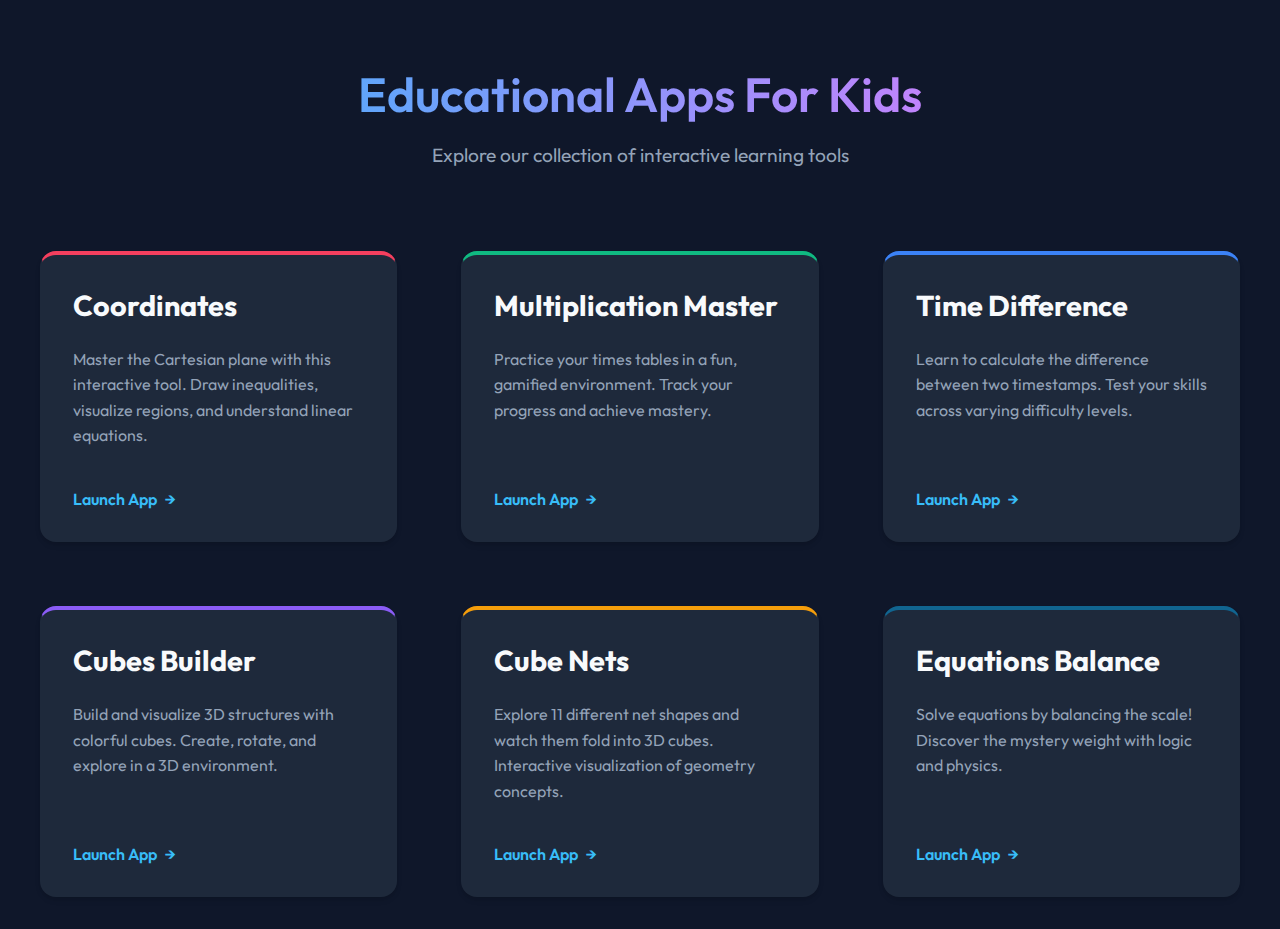
<file: index.html>
<!DOCTYPE html>
<html lang="en">

<head>
    <meta charset="UTF-8">
    <meta name="viewport" content="width=device-width, initial-scale=1.0">
    <title>Educational Apps For Kids</title>
    <link rel="preconnect" href="https://fonts.googleapis.com">
    <link rel="preconnect" href="https://fonts.gstatic.com" crossorigin>
    <link href="https://fonts.googleapis.com/css2?family=Outfit:wght@300;400;600&display=swap" rel="stylesheet">
    <style>
        :root {
            --bg-color: #0f172a;
            --card-bg: #1e293b;
            --text-primary: #f8fafc;
            --text-secondary: #94a3b8;
            --accent-primary: #38bdf8;
            --accent-hover: #0ea5e9;
            --card-shadow: 0 4px 6px -1px rgb(0 0 0 / 0.1), 0 2px 4px -2px rgb(0 0 0 / 0.1);
            --card-hover-shadow: 0 20px 25px -5px rgb(0 0 0 / 0.1), 0 8px 10px -6px rgb(0 0 0 / 0.1);
        }

        *,
        *::before,
        *::after {
            box-sizing: border-box;
        }

        body {
            font-family: 'Outfit', sans-serif;
            background-color: var(--bg-color);
            color: var(--text-primary);
            margin: 0;
            display: flex;
            flex-direction: column;
            align-items: center;
            min-height: 100vh;
            padding: 2rem;
            box-sizing: border-box;
        }

        header {
            text-align: center;
            margin-bottom: 4rem;
            animation: fadeInDown 0.8s ease-out;
        }

        h1 {
            font-size: 3rem;
            font-weight: 600;
            margin-bottom: 0.5rem;
            background: linear-gradient(to right, #60a5fa, #c084fc);
            background-clip: text;
            -webkit-background-clip: text;
            -webkit-text-fill-color: transparent;
        }

        p.subtitle {
            color: var(--text-secondary);
            font-size: 1.2rem;
        }

        .grid {
            display: flex;
            flex-wrap: wrap;
            justify-content: center;
            gap: 4rem;
            width: 100%;
            max-width: 1200px;
        }

        .card {
            flex: 1 1 300px;
            max-width: 380px;
            background-color: var(--card-bg);
            border-radius: 1rem;
            padding: 2rem;
            text-decoration: none;
            color: inherit;
            transition: transform 0.3s ease, box-shadow 0.3s ease, border-color 0.3s ease;
            box-shadow: var(--card-shadow);
            border: 1px solid transparent;
            display: flex;
            flex-direction: column;
            position: relative;
            overflow: hidden;
            animation: fadeInUp 0.8s ease-out backwards;
        }

        .card:nth-child(1) {
            animation-delay: 0.1s;
            border-top: 4px solid #f43f5e;
        }

        .card:nth-child(2) {
            animation-delay: 0.2s;
            border-top: 4px solid #10b981;
        }

        .card:nth-child(3) {
            animation-delay: 0.3s;
            border-top: 4px solid #3b82f6;
        }

        .card:nth-child(4) {
            animation-delay: 0.4s;
            border-top: 4px solid #8b5cf6;
        }

        .card:nth-child(5) {
            animation-delay: 0.5s;
            border-top: 4px solid #f59e0b;
        }

        .card:nth-child(6) {
            animation-delay: 0.6s;
            border-top: 4px solid #116590;
        }

        .card:hover {
            transform: translateY(-8px);
            box-shadow: var(--card-hover-shadow);
            border-color: rgba(255, 255, 255, 0.1);
        }

        .card h2 {
            font-size: 1.8rem;
            margin-top: 0;
            margin-bottom: 0.5rem;
            color: var(--text-primary);
        }

        .card p {
            color: var(--text-secondary);
            line-height: 1.6;
            flex-grow: 1;
        }

        .card-footer {
            margin-top: 1.5rem;
            font-weight: 600;
            color: var(--accent-primary);
            display: flex;
            align-items: center;
            gap: 0.5rem;
            transition: color 0.3s;
        }

        .card:hover .card-footer {
            color: var(--accent-hover);
        }

        .arrow {
            transition: transform 0.3s ease;
        }

        .card:hover .arrow {
            transform: translateX(5px);
        }

        @keyframes fadeInDown {
            from {
                opacity: 0;
                transform: translateY(-20px);
            }

            to {
                opacity: 1;
                transform: translateY(0);
            }
        }

        @keyframes fadeInUp {
            from {
                opacity: 0;
                transform: translateY(20px);
            }

            to {
                opacity: 1;
                transform: translateY(0);
            }
        }

        /* Responsive adjustments */
        @media (max-width: 600px) {
            h1 {
                font-size: 2.5rem;
            }

            .grid {
                grid-template-columns: 1fr;
            }
        }
    </style>
</head>

<body>

    <header>
        <h1>Educational Apps For Kids</h1>
        <p class="subtitle">Explore our collection of interactive learning tools</p>
    </header>

    <div class="grid">
        <a href="./coordinates/index.html" class="card">
            <h2>Coordinates</h2>
            <p>Master the Cartesian plane with this interactive tool. Draw inequalities, visualize regions, and
                understand linear equations.</p>
            <div class="card-footer">
                Launch App <span class="arrow">→</span>
            </div>
        </a>

        <a href="./multiplication/index.html" class="card">
            <h2>Multiplication Master</h2>
            <p>Practice your times tables in a fun, gamified environment. Track your progress and achieve mastery.</p>
            <div class="card-footer">
                Launch App <span class="arrow">→</span>
            </div>
        </a>

        <a href="./time-diff/index.html" class="card">
            <h2>Time Difference</h2>
            <p>Learn to calculate the difference between two timestamps. Test your skills across varying difficulty
                levels.</p>
            <div class="card-footer">
                Launch App <span class="arrow">→</span>
            </div>
        </a>

        <a href="./cubes/index.html" class="card">
            <h2>Cubes Builder</h2>
            <p>Build and visualize 3D structures with colorful cubes. Create, rotate, and explore in a 3D environment.
            </p>
            <div class="card-footer">
                Launch App <span class="arrow">→</span>
            </div>
        </a>

        <a href="./cubenets/index.html" class="card">
            <h2>Cube Nets</h2>
            <p>Explore 11 different net shapes and watch them fold into 3D cubes. Interactive visualization of geometry
                concepts.</p>
            <div class="card-footer">
                Launch App <span class="arrow">→</span>
            </div>
        </a>

        <a href="./equations-balance/index.html" class="card">
            <h2>Equations Balance</h2>
            <p>Solve equations by balancing the scale! Discover the mystery weight with logic and physics.</p>
            <div class="card-footer">
                Launch App <span class="arrow">→</span>
            </div>
        </a>
    </div>

</body>

</html>
</file>
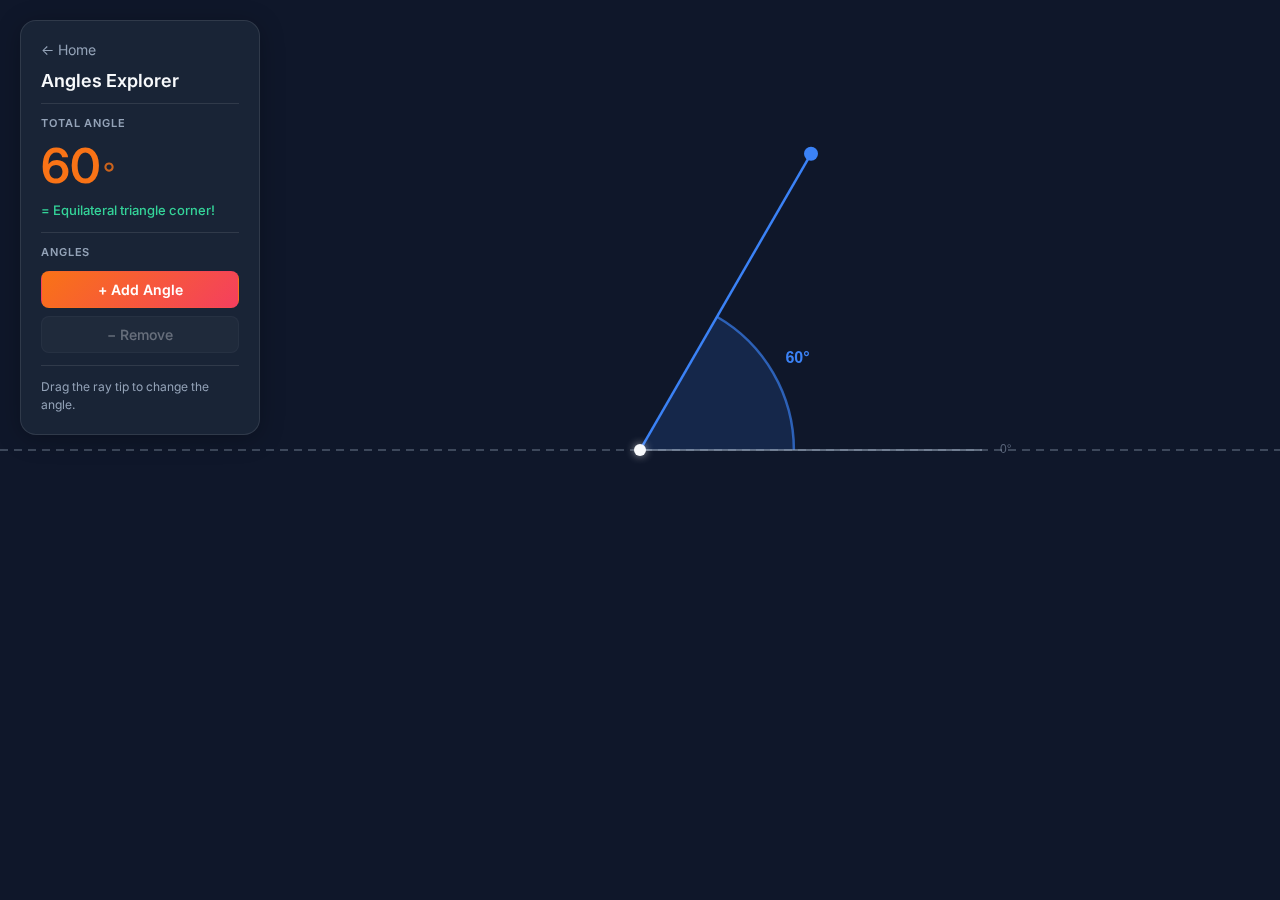
<file: angles/index.html>
<!DOCTYPE html>
<html lang="en">

<head>
    <meta charset="UTF-8">
    <meta name="viewport" content="width=device-width, initial-scale=1.0">
    <title>Angles Explorer</title>
    <link rel="stylesheet" href="style.css">
    <link rel="preconnect" href="https://fonts.googleapis.com">
    <link rel="preconnect" href="https://fonts.gstatic.com" crossorigin>
    <link href="https://fonts.googleapis.com/css2?family=Inter:wght@400;500;600&display=swap" rel="stylesheet">
</head>

<body>
    <canvas id="canvas"></canvas>

    <div id="ui-panel">
        <a href="../index.html" class="back-link">← Home</a>
        <h1>Angles Explorer</h1>
        <hr>

        <div class="section-label">Total Angle</div>
        <div id="total-display">
            <span id="total-value">60</span><span class="degree-symbol">°</span>
        </div>
        <div id="special-msg"></div>

        <hr>

        <div class="section-label">Angles</div>
        <div class="btn-group">
            <button id="add-btn" class="text-btn primary">+ Add Angle</button>
            <button id="remove-btn" class="text-btn">− Remove</button>
        </div>

        <hr>

        <div class="hint" id="hint-text">Drag the ray tip to change the angle.</div>
    </div>

    <script src="app.js"></script>
</body>

</html>
</file>
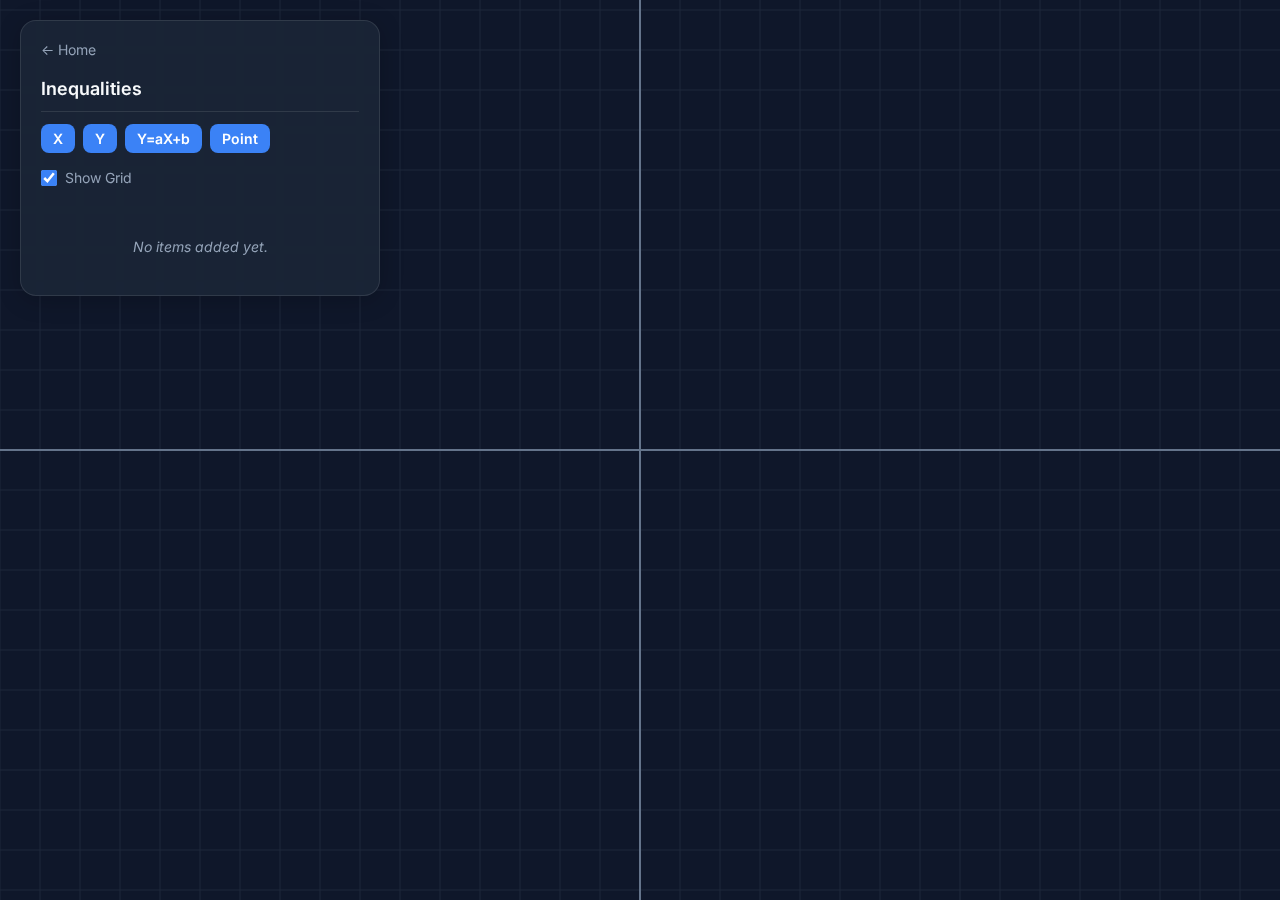
<file: coordinates/index.html>
<!DOCTYPE html>
<html lang="en">

<head>
    <meta charset="UTF-8">
    <meta name="viewport" content="width=device-width, initial-scale=1.0">
    <title>Coordinate Plane Inequalities</title>
    <link rel="stylesheet" href="style.css">
    <link rel="preconnect" href="https://fonts.googleapis.com">
    <link rel="preconnect" href="https://fonts.gstatic.com" crossorigin>
    <link href="https://fonts.googleapis.com/css2?family=Inter:wght@400;500;600&display=swap" rel="stylesheet">
</head>

<body>
    <canvas id="grid"></canvas>

    <div id="ui-container">
        <header>
            <a href="../index.html" class="back-link">← Home</a>
            <h1>Inequalities</h1>
            <hr>
            <div class="button-group">
                <button id="add-x-btn" class="text-btn" aria-label="Add X Inequality">X</button>
                <button id="add-y-btn" class="text-btn" aria-label="Add Y Inequality">Y</button>
                <button id="add-linear-btn" class="text-btn" aria-label="Add Linear Inequality">Y=aX+b</button>
                <button id="add-point-btn" class="text-btn" aria-label="Add Point">Point</button>
            </div>
            <div class="settings-row">
                <label class="checkbox-label">
                    <input type="checkbox" id="show-grid-checkbox" checked>
                    Show Grid
                </label>
            </div>
        </header>
        <div id="inequalities-list">
            <!-- Inequality items will be added here -->
        </div>
        <div class="empty-state" id="empty-state">
            No items added yet.
        </div>
    </div>

    <script src="app.js"></script>
</body>

</html>
</file>
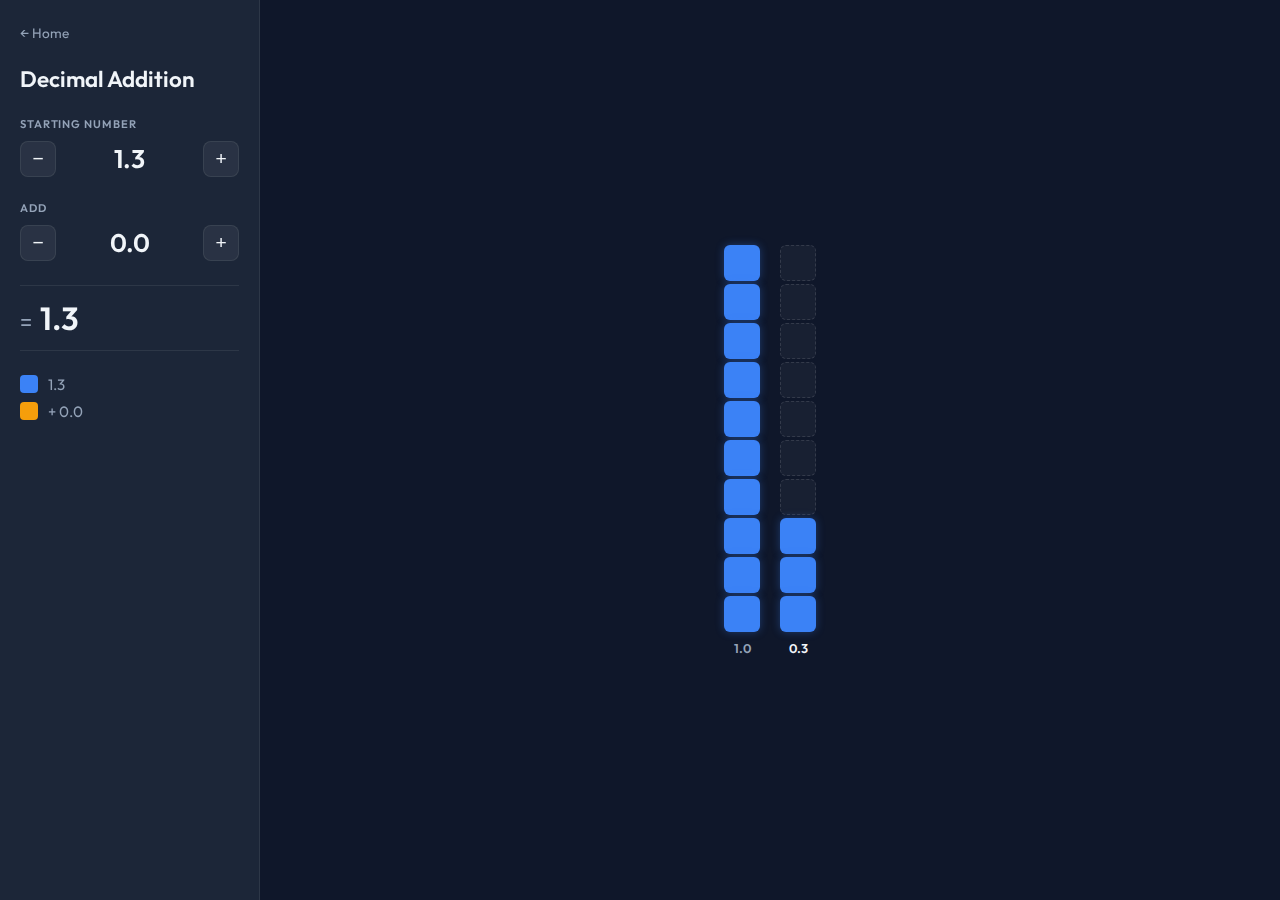
<file: decimals/index.html>
<!DOCTYPE html>
<html lang="en">
<head>
    <meta charset="UTF-8">
    <meta name="viewport" content="width=device-width, initial-scale=1.0">
    <title>Decimal Addition</title>
    <link rel="preconnect" href="https://fonts.googleapis.com">
    <link rel="preconnect" href="https://fonts.gstatic.com" crossorigin>
    <link href="https://fonts.googleapis.com/css2?family=Outfit:wght@300;400;600&display=swap" rel="stylesheet">
    <link rel="stylesheet" href="style.css">
</head>
<body>
    <aside id="ui-panel">
        <a href="../index.html" class="back-link">← Home</a>
        <h1 class="app-title">Decimal Addition</h1>

        <div class="section">
            <div class="section-label">Starting Number</div>
            <div class="number-control">
                <button class="adjust-btn" id="start-down">−</button>
                <span class="number-display" id="start-display">1.3</span>
                <button class="adjust-btn" id="start-up">+</button>
            </div>
        </div>

        <div class="section">
            <div class="section-label">Add</div>
            <div class="number-control">
                <button class="adjust-btn" id="add-down">−</button>
                <span class="number-display" id="add-display">0.8</span>
                <button class="adjust-btn" id="add-up">+</button>
            </div>
        </div>

        <div class="section sum-section">
            <span class="sum-equals">=</span>
            <span class="sum-value" id="sum-display">2.1</span>
        </div>

        <div class="section legend">
            <div class="legend-item">
                <div class="legend-swatch primary"></div>
                <span id="legend-start">1.3</span>
            </div>
            <div class="legend-item">
                <div class="legend-swatch secondary"></div>
                <span id="legend-add">+ 0.8</span>
            </div>
        </div>
    </aside>

    <main id="blocks-area">
        <div id="groups-container"></div>
    </main>

    <script src="app.js"></script>
</body>
</html>
</file>
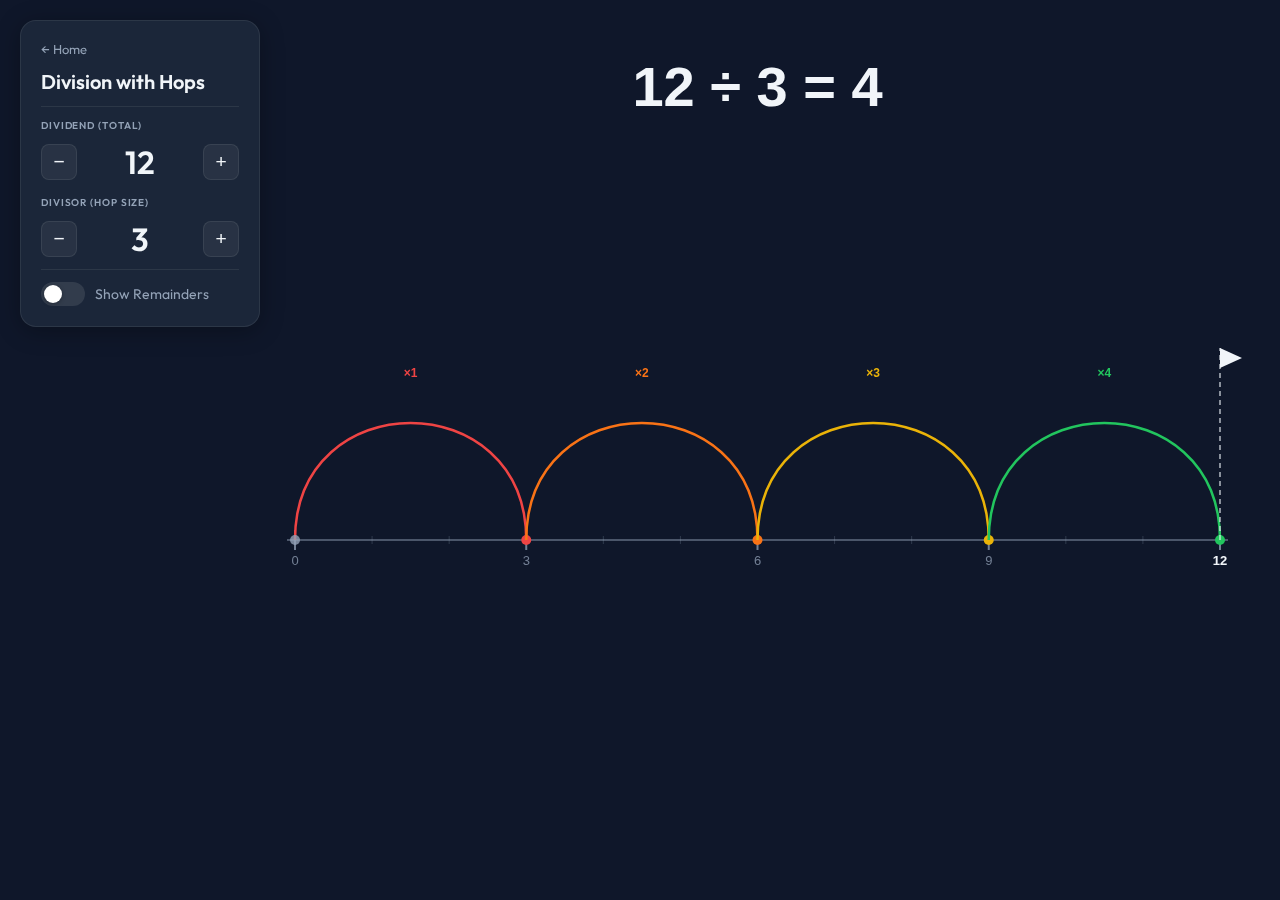
<file: division/index.html>
<!DOCTYPE html>
<html lang="en">

<head>
    <meta charset="UTF-8">
    <meta name="viewport" content="width=device-width, initial-scale=1.0">
    <title>Division with Hops</title>
    <link rel="preconnect" href="https://fonts.googleapis.com">
    <link rel="preconnect" href="https://fonts.gstatic.com" crossorigin>
    <link href="https://fonts.googleapis.com/css2?family=Outfit:wght@300;400;600&display=swap" rel="stylesheet">
    <link rel="stylesheet" href="style.css">
</head>

<body>
    <canvas id="canvas"></canvas>

    <div id="ui-panel">
        <a href="../index.html" class="back-link">← Home</a>
        <h1>Division with Hops</h1>

        <hr>

        <div class="section-label">Dividend (total)</div>
        <div class="number-control">
            <button class="adjust-btn" id="dividend-down">−</button>
            <div class="number-display" id="dividend-display">12</div>
            <button class="adjust-btn" id="dividend-up">+</button>
        </div>

        <div class="section-label" style="margin-top: 4px">Divisor (hop size)</div>
        <div class="number-control">
            <button class="adjust-btn" id="divisor-down">−</button>
            <div class="number-display" id="divisor-display">3</div>
            <button class="adjust-btn" id="divisor-up">+</button>
        </div>

        <hr>

        <label class="toggle-label">
            <input type="checkbox" id="remainder-toggle">
            <span class="toggle-track"><span class="toggle-thumb"></span></span>
            <span>Show Remainders</span>
        </label>
    </div>

    <script src="app.js"></script>
</body>

</html>
</file>
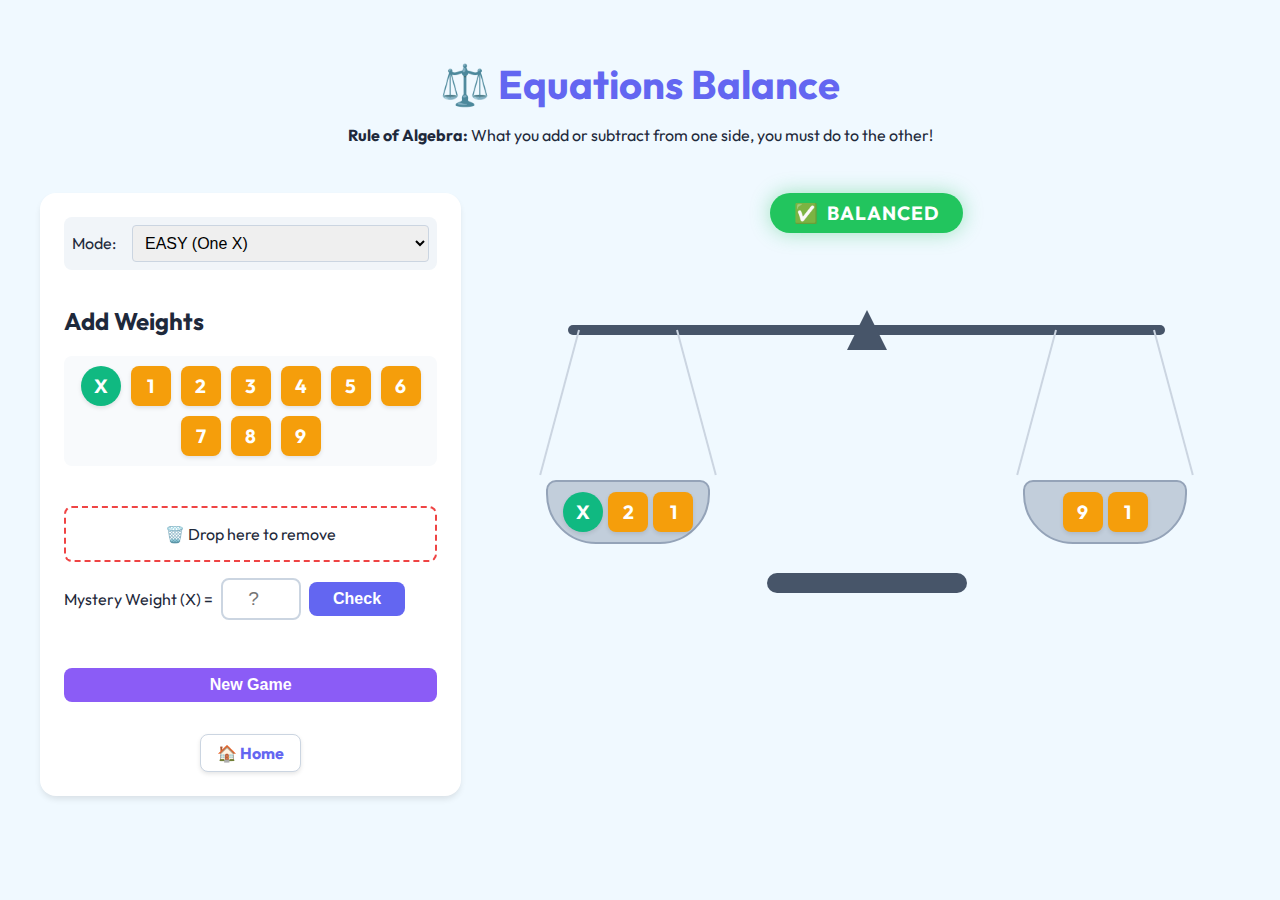
<file: equations-balance/index.html>
<!DOCTYPE html>
<html lang="en">

<head>
    <meta charset="UTF-8">
    <meta name="viewport" content="width=device-width, initial-scale=1.0">
    <title>Equations Balance</title>
    <link rel="stylesheet" href="style.css">
    <!-- Google Fonts -->
    <link rel="preconnect" href="https://fonts.googleapis.com">
    <link rel="preconnect" href="https://fonts.gstatic.com" crossorigin>
    <link href="https://fonts.googleapis.com/css2?family=Outfit:wght@400;700&display=swap" rel="stylesheet">
</head>

<body>
    <div class="app-container">
        <header>
            <h1>⚖️ Equations Balance</h1>
            <p><strong>Rule of Algebra:</strong> What you add or subtract from one side, you must do to the other!</p>
        </header>

        <main class="main-layout">
            <div class="controls-area">
                <div class="difficulty-control">
                    <label for="difficultySelect">Mode:</label>
                    <select id="difficultySelect">
                        <option value="EASY">EASY (One X)</option>
                        <option value="MEDIUM">MEDIUM (Multiple X)</option>
                        <option value="HARD">HARD (X on both sides)</option>
                    </select>
                </div>
                <div class="weight-palette">
                    <h2>Add Weights</h2>
                    <div class="weights-row" id="weightsPalette">
                        <!-- Draggable weights 1-9 generated by JS -->
                    </div>
                </div>

                <div class="actions">
                    <div class="trash-zone" id="trashZone">
                        🗑️ Drop here to remove
                    </div>
                    <div class="guess-zone">
                        <label for="guessInput">Mystery Weight (X) = </label>
                        <input type="number" id="guessInput" min="1" max="9" placeholder="?">
                        <button id="checkBtn">Check</button>
                    </div>
                </div>

                <div id="feedback" class="feedback-message hidden"></div>
                <button id="newGameBtn">New Game</button>
                <a href="../index.html" class="home-button">🏠 Home</a>
            </div>

            <div class="scale-container">
                <div id="balanceStatus" class="status-light green" title="BALANCED">BALANCED</div>
                <div class="balance-beam" id="balanceBeam">
                    <div class="pan left-pan" id="leftPan">
                        <!-- Weights will go here -->
                    </div>
                    <div class="fulcrum"></div>
                    <div class="pan right-pan" id="rightPan">
                        <!-- Weights will go here -->
                    </div>
                </div>
                <div class="base"></div>
            </div>
        </main>
    </div>
    <script src="script.js"></script>
</body>

</html>
</file>
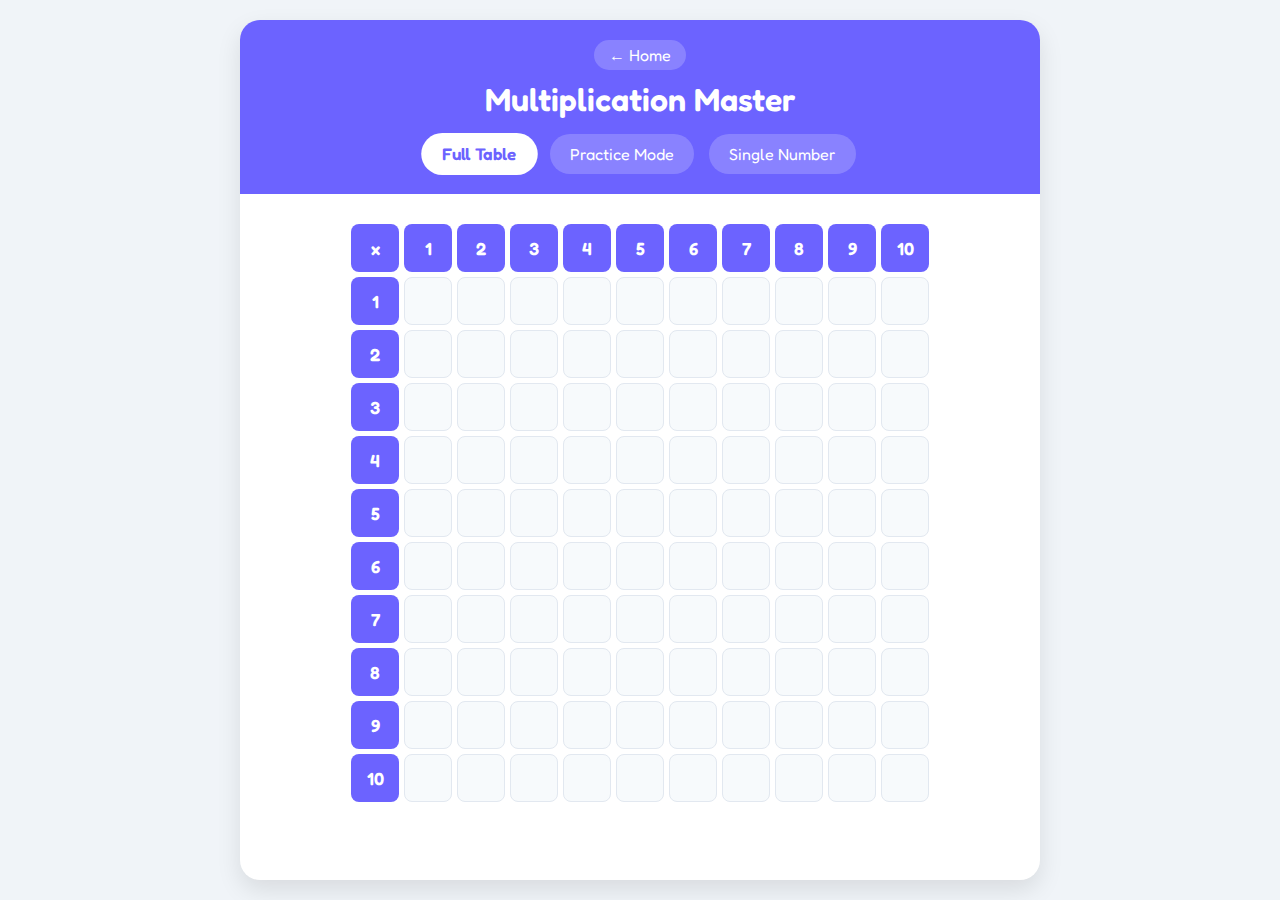
<file: multiplication/index.html>
<!DOCTYPE html>
<html lang="en">

<head>
    <meta charset="UTF-8">
    <meta name="viewport" content="width=device-width, initial-scale=1.0">
    <title>Multiplication Master</title>
    <link rel="preconnect" href="https://fonts.googleapis.com">
    <link rel="preconnect" href="https://fonts.gstatic.com" crossorigin>
    <link href="https://fonts.googleapis.com/css2?family=Fredoka:wght@300;400;500;600;700&display=swap"
        rel="stylesheet">
    <link rel="stylesheet" href="style.css">
    <script src="app.js" defer></script>
</head>

<body>
    <div class="app-container">
        <header>
            <a href="../index.html" class="back-link">← Home</a>
            <h1>Multiplication Master</h1>
            <nav>
                <button id="btn-full-table" class="nav-btn active">Full Table</button>
                <button id="btn-practice" class="nav-btn">Practice Mode</button>
                <button id="btn-single-number" class="nav-btn">Single Number</button>
            </nav>
        </header>

        <main>
            <section id="full-table-view" class="view active">
                <div class="table-container">
                    <!-- Grid will be generated here -->
                    <div id="multiplication-grid" class="grid-10x10"></div>
                </div>
            </section>

            <section id="practice-view" class="view hidden">
                <div class="practice-container">
                    <div class="score-board">
                        <span class="score correct">Correct: <span id="score-correct">0</span></span>
                        <span class="score incorrect">Incorrect: <span id="score-incorrect">0</span></span>
                    </div>
                    <div class="question-card">
                        <div class="question-text">
                            <span id="q-factor1">?</span> x <span id="q-factor2">?</span> =
                        </div>
                        <input type="number" id="practice-input" placeholder="?" autocomplete="off">
                        <button id="btn-check">Check!</button>
                    </div>
                    <div id="feedback-msg" class="feedback"></div>
                </div>
            </section>

            <section id="single-number-view" class="view hidden">
                <div class="single-mode-container">
                    <!-- Stage 1: Selection -->
                    <div id="single-selection-stage">
                        <h2>Pick a number to practice!</h2>
                        <div class="number-grid" id="number-selection-grid">
                            <!-- Buttons 1-10 generated by JS -->
                        </div>
                    </div>

                    <!-- Stage 2: Game -->
                    <div id="single-game-stage" class="hidden">
                        <div class="progress-indicator">Remaining: <span id="single-remaining">10</span></div>

                        <div class="question-card">
                            <div class="question-text">
                                <span id="s-factor1">?</span> x <span id="s-factor2">?</span> =
                            </div>
                            <input type="number" id="single-input" placeholder="?" autocomplete="off">
                            <button id="btn-single-check">Check!</button>
                        </div>
                        <div id="single-feedback-msg" class="feedback"></div>
                    </div>

                    <!-- Stage 3: Results -->
                    <div id="single-results-stage" class="hidden">
                        <h2>All Done! 🎉</h2>
                        <div class="final-score">
                            <p>Correct items: <span id="final-correct">0</span></p>
                            <p>Mistakes made: <span id="final-mistakes">0</span></p>
                        </div>
                        <button id="btn-single-restart" class="action-btn">Practice Another Number</button>
                    </div>
                </div>
            </section>
        </main>

        <!-- Game Over Overlay -->
        <div id="game-over-overlay" class="overlay hidden">
            <div class="overlay-content">
                <h2 id="overlay-title">Game Over</h2>
                <p id="overlay-message">Message goes here</p>
                <button id="btn-restart" class="action-btn">Play Again</button>
            </div>
            <div id="fireworks-container"></div>
        </div>
    </div>
</body>

</html>
</file>
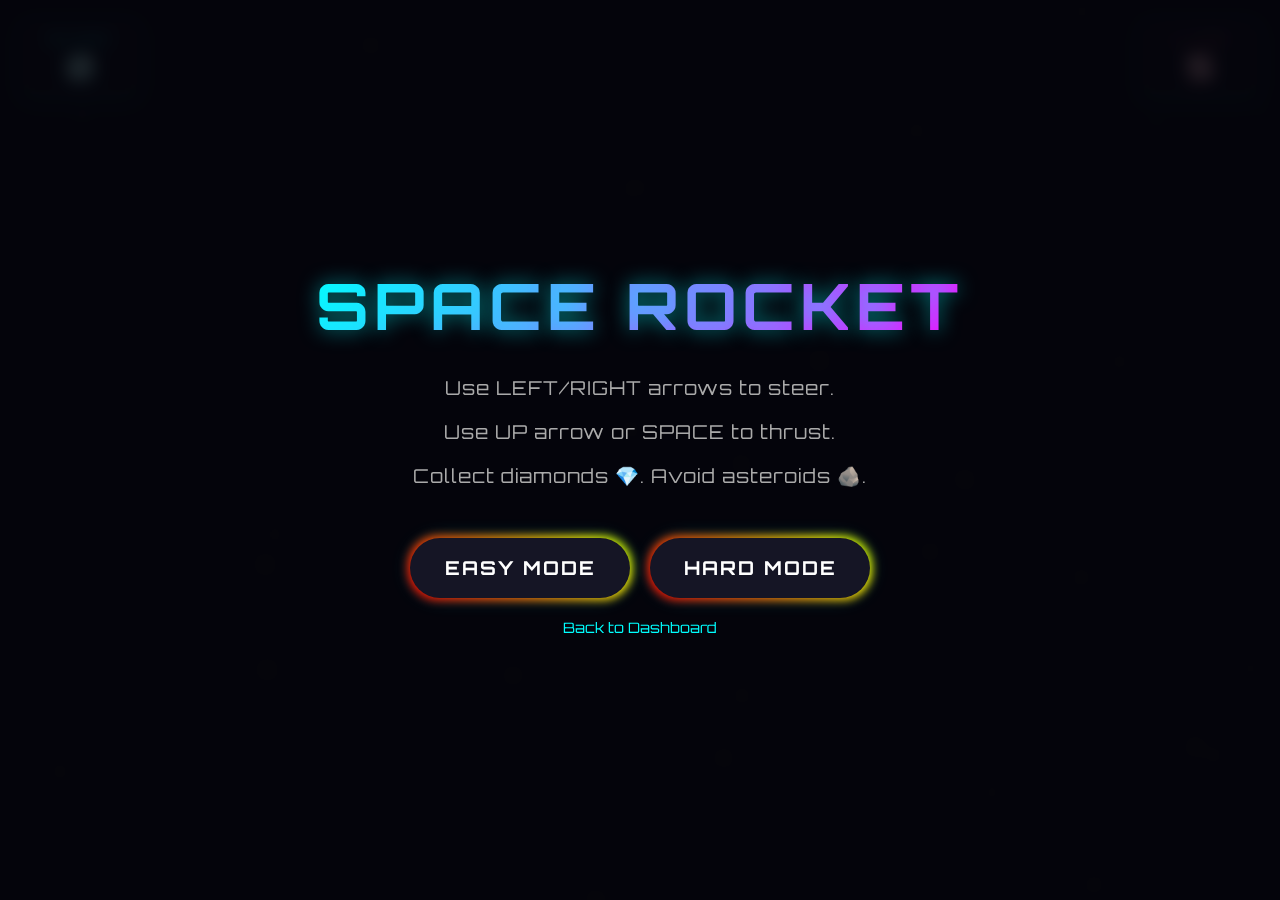
<file: rocket-game/index.html>
<!DOCTYPE html>
<html lang="en">

<head>
    <meta charset="UTF-8">
    <meta name="viewport" content="width=device-width, initial-scale=1.0">
    <title>Space Rocket</title>
    <link rel="preconnect" href="https://fonts.googleapis.com">
    <link rel="preconnect" href="https://fonts.gstatic.com" crossorigin>
    <link href="https://fonts.googleapis.com/css2?family=Orbitron:wght@400;700;900&display=swap" rel="stylesheet">
    <link rel="stylesheet" href="style.css">
</head>

<body>
    <div id="game-container">
        <!-- Background canvas for stars -->
        <canvas id="bgCanvas"></canvas>
        <!-- Main game canvas -->
        <canvas id="gameCanvas"></canvas>

        <!-- HUD Layer -->
        <div id="hud">
            <div class="hud-item score-container">
                <span class="label">SCORE</span>
                <span id="score" class="value">0</span>
            </div>
            <div class="hud-item lives-container">
                <span class="label">LIVES</span>
                <span id="lives" class="value">5</span>
            </div>
        </div>

        <!-- Overlays -->
        <div id="start-screen" class="overlay active">
            <h1>SPACE ROCKET</h1>
            <p>Use LEFT/RIGHT arrows to steer.</p>
            <p>Use UP arrow or SPACE to thrust.</p>
            <p>Collect diamonds 💎. Avoid asteroids 🪨.</p>
            <div class="difficulty-buttons">
                <button id="start-easy-btn" class="glow-on-hover">EASY MODE</button>
                <button id="start-hard-btn" class="glow-on-hover">HARD MODE</button>
            </div>
            <a href="../index.html" class="back-link">Back to Dashboard</a>
        </div>

        <div id="game-over-screen" class="overlay">
            <h1>MISSION FAILED</h1>
            <div class="final-score">Final Score: <span id="final-score-val">0</span></div>
            <div class="difficulty-buttons">
                <button id="restart-easy-btn" class="glow-on-hover">RESTART (EASY)</button>
                <button id="restart-hard-btn" class="glow-on-hover">RESTART (HARD)</button>
            </div>
            <a href="../index.html" class="back-link">Back to Dashboard</a>
        </div>
    </div>

    <script src="script.js"></script>
</body>

</html>
</file>
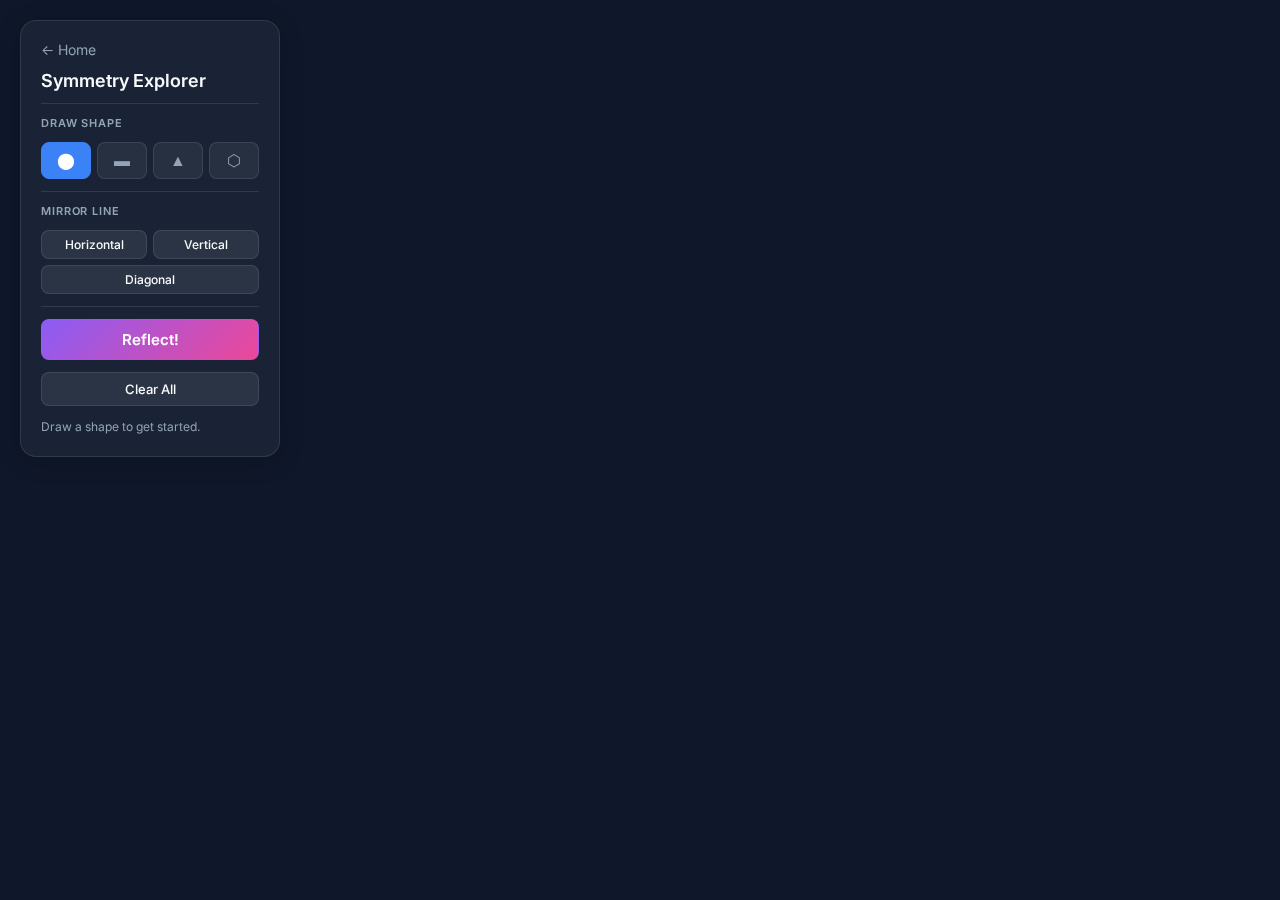
<file: symmetry/index.html>
<!DOCTYPE html>
<html lang="en">

<head>
    <meta charset="UTF-8">
    <meta name="viewport" content="width=device-width, initial-scale=1.0">
    <title>Symmetry Explorer</title>
    <link rel="stylesheet" href="style.css">
    <link rel="preconnect" href="https://fonts.googleapis.com">
    <link rel="preconnect" href="https://fonts.gstatic.com" crossorigin>
    <link href="https://fonts.googleapis.com/css2?family=Inter:wght@400;500;600&display=swap" rel="stylesheet">
</head>

<body>
    <canvas id="canvas"></canvas>

    <div id="ui-panel">
        <a href="../index.html" class="back-link">← Home</a>
        <h1>Symmetry Explorer</h1>
        <hr>

        <div class="section-label">Draw Shape</div>
        <div class="tool-group">
            <button class="tool-btn active" data-tool="circle" title="Circle">⬤</button>
            <button class="tool-btn" data-tool="rect" title="Rectangle">▬</button>
            <button class="tool-btn" data-tool="triangle" title="Triangle">▲</button>
            <button class="tool-btn" data-tool="polygon" title="Polygon">⬡</button>
        </div>

        <hr>

        <div class="section-label">Mirror Line</div>
        <div class="mirror-controls">
            <button id="mirror-h-btn" class="text-btn small">Horizontal</button>
            <button id="mirror-v-btn" class="text-btn small">Vertical</button>
            <button id="mirror-d-btn" class="text-btn small">Diagonal</button>
        </div>

        <hr>

        <button id="reflect-btn" class="text-btn primary full-width">Reflect!</button>
        <button id="clear-btn" class="text-btn full-width">Clear All</button>

        <div class="hint" id="hint-text">Draw a shape to get started.</div>

        <button id="close-polygon-btn" class="text-btn full-width" hidden>Close Polygon</button>
    </div>

    <script src="app.js"></script>
</body>

</html>
</file>
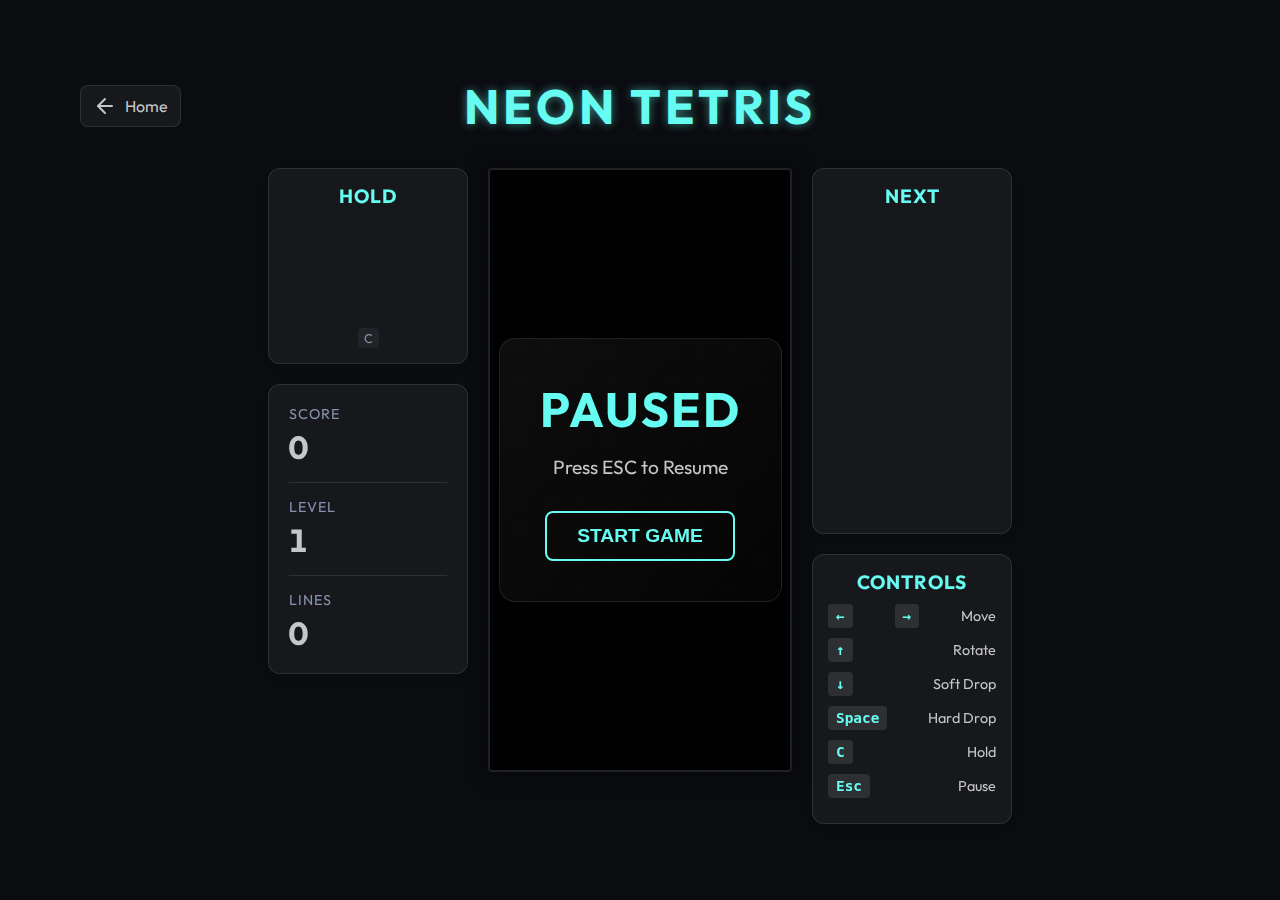
<file: tetris/index.html>
<!DOCTYPE html>
<html lang="en">

<head>
    <meta charset="UTF-8">
    <meta name="viewport" content="width=device-width, initial-scale=1.0">
    <title>Neon Tetris Master</title>
    <meta name="description"
        content="A premium, neon-styled Tetris game built with modern web technologies. Experience classic gameplay with a futuristic design.">
    <link rel="preconnect" href="https://fonts.googleapis.com">
    <link rel="preconnect" href="https://fonts.gstatic.com" crossorigin>
    <link href="https://fonts.googleapis.com/css2?family=Outfit:wght@300;400;600;700&display=swap" rel="stylesheet">
    <link rel="stylesheet" href="style.css">
</head>

<body>
    <div class="app-container">
        <header>
            <a href="../index.html" class="home-link">
                <!-- Simple back arrow icon -->
                <svg xmlns="http://www.w3.org/2000/svg" width="24" height="24" viewBox="0 0 24 24" fill="none"
                    stroke="currentColor" stroke-width="2" stroke-linecap="round" stroke-linejoin="round">
                    <path d="M19 12H5" />
                    <path d="M12 19l-7-7 7-7" />
                </svg>
                Home
            </a>
            <h1>NEON TETRIS</h1>
        </header>

        <main class="game-area">
            <div class="left-panel">
                <div class="panel-box hold-piece">
                    <h2>HOLD</h2>
                    <canvas id="hold-canvas" width="100" height="100"></canvas>
                    <div class="key-hint">C</div>
                </div>

                <div class="panel-box game-stats">
                    <div class="stat-item">
                        <span class="label">SCORE</span>
                        <span class="value" id="score">0</span>
                    </div>
                    <div class="stat-item">
                        <span class="label">LEVEL</span>
                        <span class="value" id="level">1</span>
                    </div>
                    <div class="stat-item">
                        <span class="label">LINES</span>
                        <span class="value" id="lines">0</span>
                    </div>
                </div>
            </div>

            <div class="game-board-container">
                <canvas id="game-canvas" width="300" height="600"></canvas>
                <div id="game-overlay" class="overlay">
                    <div class="overlay-content">
                        <h2 id="overlay-title">Paused</h2>
                        <p id="overlay-message">Press ESC to Resume</p>
                        <button id="start-btn" class="primary-btn">Start Game</button>
                    </div>
                </div>
            </div>

            <div class="right-panel">
                <div class="panel-box next-piece">
                    <h2>NEXT</h2>
                    <canvas id="next-canvas" width="100" height="300"></canvas>
                </div>

                <div class="panel-box controls-info">
                    <h2>CONTROLS</h2>
                    <div class="control-row"><span class="key">←</span> <span class="key">→</span> Move</div>
                    <div class="control-row"><span class="key">↑</span> Rotate</div>
                    <div class="control-row"><span class="key">↓</span> Soft Drop</div>
                    <div class="control-row"><span class="key">Space</span> Hard Drop</div>
                    <div class="control-row"><span class="key">C</span> Hold</div>
                    <div class="control-row"><span class="key">Esc</span> Pause</div>
                </div>
            </div>
        </main>
    </div>

    <script src="script.js"></script>
</body>

</html>
</file>
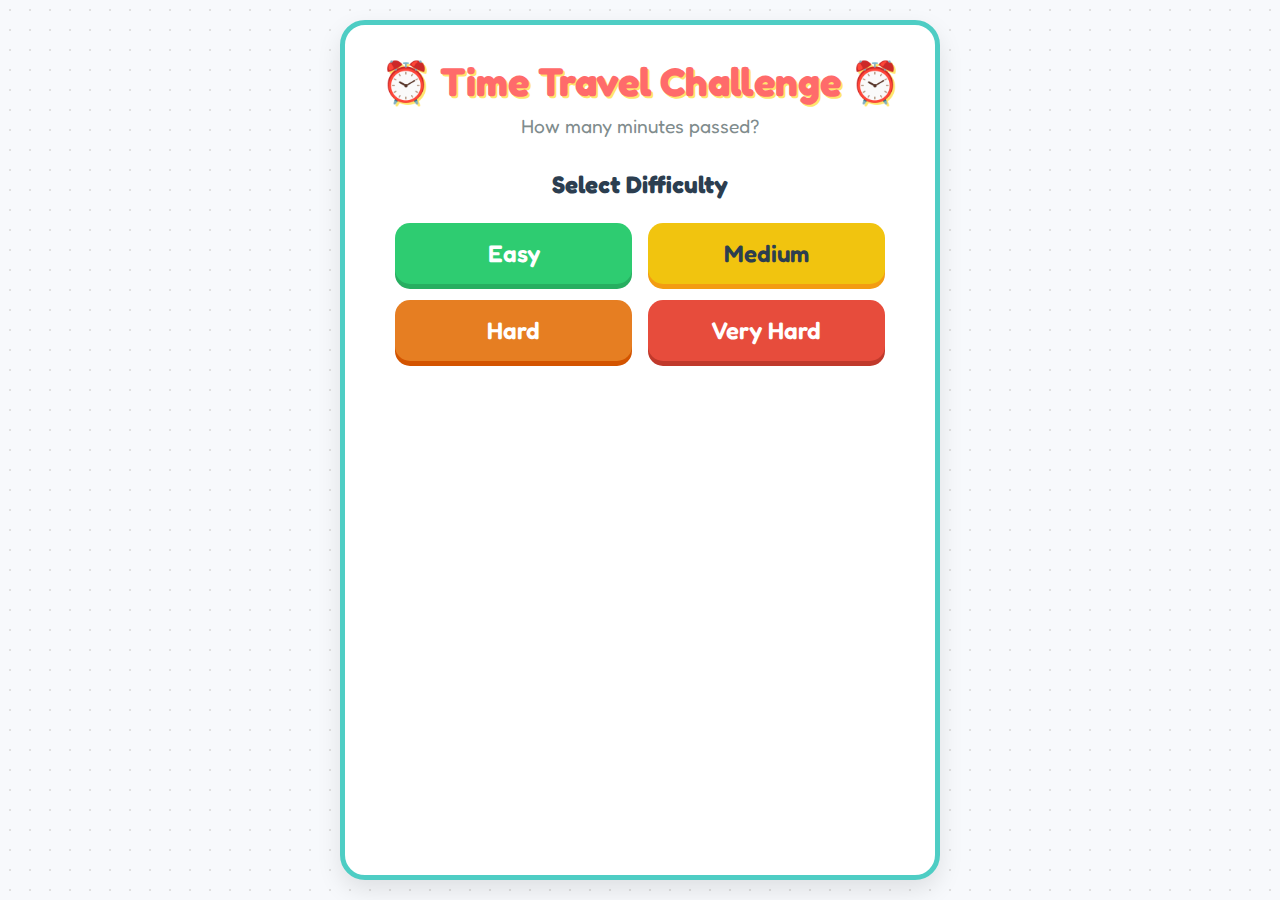
<file: time-diff/index.html>
<!DOCTYPE html>
<html lang="en">

<head>
    <meta charset="UTF-8">
    <meta name="viewport" content="width=device-width, initial-scale=1.0">
    <title>Time Travel Kids</title>
    <link rel="stylesheet" href="style.css">
    <link rel="preconnect" href="https://fonts.googleapis.com">
    <link rel="preconnect" href="https://fonts.gstatic.com" crossorigin>
    <link href="https://fonts.googleapis.com/css2?family=Fredoka:wght@300;400;600&display=swap" rel="stylesheet">
</head>

<body>
    <div class="container">
        <header>
            <h1>⏰ Time Travel Challenge ⏰</h1>
            <p>How many minutes passed?</p>
        </header>

        <div class="mode-selection">
            <h2>Select Difficulty</h2>
            <div class="buttons">
                <button class="mode-btn" data-mode="easy">Easy</button>
                <button class="mode-btn" data-mode="medium">Medium</button>
                <button class="mode-btn" data-mode="hard">Hard</button>
                <button class="mode-btn" data-mode="very-hard">Very Hard</button>
            </div>
        </div>

        <div class="game-area hidden">
            <div class="score-board">
                <div class="score correct">✅ Correct: <span id="correct-count">0</span></div>
                <div class="score incorrect">❌ Incorrect: <span id="incorrect-count">0</span></div>
            </div>

            <div class="question-card">
                <div class="time-display">
                    <div class="time-box">
                        <span class="label">Start Time</span>
                        <span class="time" id="start-time">--:--</span>
                    </div>
                    <div class="arrow">➡️</div>
                    <div class="time-box">
                        <span class="label">End Time</span>
                        <span class="time" id="end-time">--:--</span>
                    </div>
                </div>

                <div class="input-area">
                    <input type="number" id="answer-input" placeholder="?" min="0">
                    <span class="unit">minutes</span>
                </div>

                <button id="check-btn">Check Answer!</button>
                <div id="feedback" class="feedback"></div>
                <button id="next-btn" class="hidden">Next Question ➡️</button>
            </div>

            <button id="back-btn">⬅️ Change Difficulty</button>
        </div>

        <!-- Overlays -->
        <div id="win-overlay" class="overlay hidden">
            <div class="overlay-content">
                <h2>🎉 YOU WON! 🎉</h2>
                <img src="assets/smiling_cat.png" alt="Happy Cat">
                <p>Amazing job! You are a Time Master!</p>
                <button id="play-again-win-btn" class="restart-btn">Play Again 🔄</button>
            </div>
            <div class="fireworks"></div>
        </div>

        <div id="lose-overlay" class="overlay hidden">
            <div class="overlay-content">
                <h2>Game Over</h2>
                <img src="assets/sad_panda.png" alt="Sad Panda">
                <p>Don't give up! Try again!</p>
                <button id="play-again-lose-btn" class="restart-btn">Try Again 🔄</button>
            </div>
        </div>
    </div>
    <script src="script.js"></script>
</body>

</html>
</file>
<file: angles/style.css>
:root {
    --bg: #0f172a;
    --panel-bg: rgba(30, 41, 59, 0.75);
    --panel-border: rgba(255, 255, 255, 0.1);
    --text-primary: #f8fafc;
    --text-secondary: #94a3b8;
    --accent: #f97316;
    --accent-hover: #ea6c0a;
    --font-family: 'Inter', sans-serif;
}

* {
    box-sizing: border-box;
    margin: 0;
    padding: 0;
}

body {
    width: 100vw;
    height: 100vh;
    overflow: hidden;
    background-color: var(--bg);
    font-family: var(--font-family);
    color: var(--text-primary);
}

canvas {
    display: block;
    width: 100%;
    height: 100%;
    cursor: default;
}

#ui-panel {
    position: absolute;
    top: 20px;
    left: 20px;
    width: 240px;
    background: var(--panel-bg);
    backdrop-filter: blur(12px);
    -webkit-backdrop-filter: blur(12px);
    border: 1px solid var(--panel-border);
    border-radius: 16px;
    padding: 20px;
    box-shadow: 0 4px 24px rgba(0, 0, 0, 0.25);
    display: flex;
    flex-direction: column;
    gap: 12px;
}

.back-link {
    color: var(--text-secondary);
    text-decoration: none;
    font-size: 14px;
    display: inline-flex;
    align-items: center;
    gap: 4px;
    transition: color 0.2s;
}

.back-link:hover {
    color: var(--accent);
}

h1 {
    font-size: 18px;
    font-weight: 600;
    color: var(--text-primary);
}

hr {
    border: none;
    height: 1px;
    background-color: var(--panel-border);
    width: 100%;
}

.section-label {
    font-size: 11px;
    font-weight: 600;
    text-transform: uppercase;
    letter-spacing: 0.08em;
    color: var(--text-secondary);
}

#total-display {
    font-size: 48px;
    font-weight: 600;
    line-height: 1;
    color: var(--accent);
    display: flex;
    align-items: baseline;
    gap: 2px;
}

.degree-symbol {
    font-size: 28px;
    font-weight: 400;
    color: var(--accent);
    opacity: 0.8;
}

#special-msg {
    font-size: 13px;
    font-weight: 500;
    color: #34d399;
    min-height: 18px;
    transition: opacity 0.3s;
}

.btn-group {
    display: flex;
    flex-direction: column;
    gap: 8px;
}

.text-btn {
    background: rgba(255, 255, 255, 0.08);
    border: 1px solid var(--panel-border);
    border-radius: 8px;
    padding: 9px 14px;
    color: var(--text-primary);
    font-weight: 500;
    font-family: var(--font-family);
    cursor: pointer;
    transition: background 0.2s, border-color 0.2s;
    font-size: 14px;
    width: 100%;
    text-align: center;
}

.text-btn:hover:not(:disabled) {
    background: rgba(255, 255, 255, 0.14);
    border-color: rgba(255, 255, 255, 0.2);
}

.text-btn:disabled {
    opacity: 0.35;
    cursor: not-allowed;
}

.text-btn.primary {
    background: linear-gradient(135deg, var(--accent), #f43f5e);
    border-color: transparent;
    color: white;
    font-weight: 600;
}

.text-btn.primary:hover:not(:disabled) {
    box-shadow: 0 0 16px 4px rgba(249, 115, 22, 0.4);
    background: linear-gradient(135deg, var(--accent-hover), #e11d48);
}

.hint {
    font-size: 12px;
    color: var(--text-secondary);
    line-height: 1.5;
    min-height: 18px;
}

/* Scrollbar */
#ui-panel::-webkit-scrollbar {
    width: 4px;
}

#ui-panel::-webkit-scrollbar-track {
    background: transparent;
}

#ui-panel::-webkit-scrollbar-thumb {
    background: rgba(255, 255, 255, 0.1);
    border-radius: 4px;
}
</file>
<file: coordinates/style.css>
:root {
    --bg-color: #0f172a;
    --panel-bg: rgba(30, 41, 59, 0.7);
    --panel-border: rgba(255, 255, 255, 0.1);
    --text-primary: #f8fafc;
    --text-secondary: #94a3b8;
    --accent: #3b82f6;
    --accent-hover: #2563eb;
    --danger: #ef4444;
    --font-family: 'Inter', sans-serif;
}

* {
    box-sizing: border-box;
    margin: 0;
    padding: 0;
}

body {
    width: 100vw;
    height: 100vh;
    overflow: hidden;
    background-color: var(--bg-color);
    font-family: var(--font-family);
    color: var(--text-primary);
}

canvas {
    display: block;
    width: 100%;
    height: 100%;
    cursor: crosshair;
}

#ui-container {
    position: absolute;
    top: 20px;
    left: 20px;
    width: 360px;
    background: var(--panel-bg);
    backdrop-filter: blur(12px);
    -webkit-backdrop-filter: blur(12px);
    border: 1px solid var(--panel-border);
    border-radius: 16px;
    padding: 20px;
    box-shadow: 0 4px 24px rgba(0, 0, 0, 0.2);
    display: flex;
    flex-direction: column;
    gap: 16px;
    max-height: calc(100vh - 40px);
}

header {
    display: flex;
    flex-direction: column;
    gap: 12px;
}

header hr {
    border: none;
    height: 1px;
    background-color: var(--panel-border);
    width: 100%;
}

.settings-row {
    display: flex;
    align-items: center;
    padding-top: 4px;
}

.checkbox-label {
    display: flex;
    align-items: center;
    gap: 8px;
    color: var(--text-secondary);
    font-size: 14px;
    cursor: pointer;
    user-select: none;
}

.checkbox-label input[type="checkbox"] {
    accent-color: var(--accent);
    width: 16px;
    height: 16px;
    cursor: pointer;
}

.back-link {
    color: var(--text-secondary);
    text-decoration: none;
    font-size: 14px;
    display: inline-flex;
    align-items: center;
    gap: 4px;
    margin-bottom: 8px;
    transition: color 0.2s;
}

.back-link:hover {
    color: var(--accent);
}

h1 {
    font-size: 18px;
    font-weight: 600;
    color: var(--text-primary);
}

.button-group {
    display: flex;
    gap: 8px;
}

.text-btn {
    background: var(--accent);
    border: none;
    border-radius: 8px;
    padding: 6px 12px;
    color: white;
    font-weight: 600;
    font-family: var(--font-family);
    cursor: pointer;
    transition: background 0.2s;
    font-size: 14px;
}

.text-btn:hover {
    background: var(--accent-hover);
}

.icon-btn {
    background: var(--accent);
    border: none;
    border-radius: 8px;
    width: 32px;
    height: 32px;
    display: flex;
    align-items: center;
    justify-content: center;
    color: white;
    cursor: pointer;
    transition: background 0.2s;
}

.icon-btn:hover {
    background: var(--accent-hover);
}

.icon-btn.danger {
    background: transparent;
    color: var(--text-secondary);
}

.icon-btn.danger:hover {
    color: var(--danger);
    background: rgba(239, 68, 68, 0.1);
}

#inequalities-list {
    display: flex;
    flex-direction: column;
    gap: 12px;
    overflow-y: auto;
}

.inequality-item {
    display: flex;
    align-items: center;
    gap: 10px;
    background: rgba(255, 255, 255, 0.05);
    padding: 12px;
    border-radius: 10px;
    border: 1px solid transparent;
    transition: border-color 0.2s;
}

.inequality-item:hover {
    border-color: var(--panel-border);
}

.color-indicator {
    width: 12px;
    height: 12px;
    border-radius: 50%;
    flex-shrink: 0;
}

.axis-label {
    font-weight: 700;
    color: var(--accent);
    font-size: 16px;
    padding: 0 8px;
}

.select-wrapper {
    position: relative;
    flex: 1;
}

select {
    appearance: none;
    background: transparent;
    border: none;
    color: var(--text-primary);
    font-family: var(--font-family);
    font-size: 14px;
    padding-right: 16px;
    cursor: pointer;
    font-weight: 500;
}

select:focus {
    outline: none;
}

.number-input {
    background: transparent;
    border: 1px solid rgba(255, 255, 255, 0.1);
    border-radius: 4px;
    color: var(--accent);
    font-family: var(--font-family);
    font-size: 14px;
    font-weight: 600;
    width: 50px;
    padding: 4px;
    text-align: right;
}

.number-input:focus {
    outline: none;
    border-color: var(--accent);
    background: rgba(255, 255, 255, 0.05);
}

/* Remove spinner buttons for number input */
.number-input::-webkit-inner-spin-button,
.number-input::-webkit-outer-spin-button {
    -webkit-appearance: none;
    margin: 0;
}

.empty-state {
    text-align: center;
    color: var(--text-secondary);
    font-size: 14px;
    padding: 20px 0;
    font-style: italic;
}

/* Scrollbar styling */
#inequalities-list::-webkit-scrollbar {
    width: 4px;
}

#inequalities-list::-webkit-scrollbar-track {
    background: transparent;
}

#inequalities-list::-webkit-scrollbar-thumb {
    background: rgba(255, 255, 255, 0.1);
    border-radius: 4px;
}
</file>
<file: decimals/style.css>
:root {
    --bg: #0f172a;
    --panel-bg: rgba(30, 41, 59, 0.85);
    --panel-border: rgba(255, 255, 255, 0.08);
    --text-primary: #f1f5f9;
    --text-secondary: #94a3b8;
    --accent: #3b82f6;
    --primary: #3b82f6;
    --secondary: #f59e0b;
    --block-empty-bg: rgba(255, 255, 255, 0.04);
    --block-empty-border: rgba(255, 255, 255, 0.12);
}

*, *::before, *::after {
    box-sizing: border-box;
    margin: 0;
    padding: 0;
}

body {
    font-family: 'Outfit', sans-serif;
    background-color: var(--bg);
    color: var(--text-primary);
    display: flex;
    height: 100vh;
    overflow: hidden;
}

/* ── Panel ── */
#ui-panel {
    width: 260px;
    flex-shrink: 0;
    background: var(--panel-bg);
    backdrop-filter: blur(12px);
    -webkit-backdrop-filter: blur(12px);
    border-right: 1px solid var(--panel-border);
    display: flex;
    flex-direction: column;
    gap: 24px;
    padding: 24px 20px;
    overflow-y: auto;
}

.back-link {
    color: var(--text-secondary);
    text-decoration: none;
    font-size: 0.85rem;
    transition: color 0.2s;
}
.back-link:hover { color: var(--text-primary); }

.app-title {
    font-size: 1.4rem;
    font-weight: 600;
    color: var(--text-primary);
    line-height: 1.2;
}

.section-label {
    font-size: 0.7rem;
    font-weight: 600;
    letter-spacing: 0.08em;
    text-transform: uppercase;
    color: var(--text-secondary);
    margin-bottom: 10px;
}

/* ── Number controls ── */
.number-control {
    display: flex;
    align-items: center;
    gap: 10px;
}

.adjust-btn {
    width: 36px;
    height: 36px;
    border-radius: 8px;
    border: 1px solid var(--panel-border);
    background: rgba(255, 255, 255, 0.06);
    color: var(--text-primary);
    font-size: 1.2rem;
    cursor: pointer;
    display: flex;
    align-items: center;
    justify-content: center;
    transition: background 0.15s, transform 0.1s;
    user-select: none;
}
.adjust-btn:hover { background: rgba(255, 255, 255, 0.12); }
.adjust-btn:active { transform: scale(0.92); }

.number-display {
    flex: 1;
    text-align: center;
    font-size: 1.6rem;
    font-weight: 600;
    color: var(--text-primary);
    min-width: 60px;
}

/* ── Sum ── */
.sum-section {
    display: flex;
    align-items: baseline;
    gap: 8px;
    padding: 12px 0;
    border-top: 1px solid var(--panel-border);
    border-bottom: 1px solid var(--panel-border);
}
.sum-equals {
    font-size: 1.4rem;
    color: var(--text-secondary);
}
.sum-value {
    font-size: 2rem;
    font-weight: 600;
    color: var(--text-primary);
}

/* ── Legend ── */
.legend {
    display: flex;
    flex-direction: column;
    gap: 8px;
}
.legend-item {
    display: flex;
    align-items: center;
    gap: 10px;
    font-size: 0.95rem;
    color: var(--text-secondary);
}
.legend-swatch {
    width: 18px;
    height: 18px;
    border-radius: 4px;
    flex-shrink: 0;
}
.legend-swatch.primary { background: var(--primary); }
.legend-swatch.secondary { background: var(--secondary); }

/* ── Main area ── */
#blocks-area {
    flex: 1;
    display: flex;
    align-items: center;
    justify-content: center;
    padding: 40px;
    overflow: auto;
}

#groups-container {
    display: flex;
    flex-direction: row;
    gap: 20px;
    align-items: flex-end;
}

/* ── Block groups ── */
.block-group {
    display: flex;
    flex-direction: column;
    align-items: center;
    gap: 0;
}

.blocks-stack {
    display: flex;
    flex-direction: column-reverse;
    gap: 3px;
    height: 387px; /* 10 × 36 + 9 × 3 */
    justify-content: flex-start;
}

.block {
    width: 36px;
    height: 36px;
    border-radius: 6px;
    flex-shrink: 0;
    transition: background 0.2s, border-color 0.2s;
}

.block.primary {
    background: var(--primary);
    box-shadow: 0 0 8px rgba(59, 130, 246, 0.35);
}

.block.secondary {
    background: var(--secondary);
    box-shadow: 0 0 8px rgba(245, 158, 11, 0.35);
}

.block.empty {
    background: var(--block-empty-bg);
    border: 1px dashed var(--block-empty-border);
    box-shadow: none;
}

.group-label {
    margin-top: 8px;
    font-size: 0.8rem;
    font-weight: 600;
    color: var(--text-secondary);
    text-align: center;
}
.group-label.full {
    color: var(--text-secondary);
}
.group-label.decimal {
    color: var(--text-primary);
}
</file>
<file: division/style.css>
:root {
    --bg: #0f172a;
    --panel-bg: rgba(30, 41, 59, 0.88);
    --panel-border: rgba(255, 255, 255, 0.08);
    --text-primary: #f1f5f9;
    --text-secondary: #94a3b8;
    --accent: #22d3ee;
}

*, *::before, *::after {
    box-sizing: border-box;
    margin: 0;
    padding: 0;
}

body {
    width: 100vw;
    height: 100vh;
    overflow: hidden;
    background-color: var(--bg);
    font-family: 'Outfit', sans-serif;
    color: var(--text-primary);
}

canvas {
    display: block;
    width: 100%;
    height: 100%;
}

/* ── Floating panel ── */
#ui-panel {
    position: absolute;
    top: 20px;
    left: 20px;
    width: 240px;
    background: var(--panel-bg);
    backdrop-filter: blur(14px);
    -webkit-backdrop-filter: blur(14px);
    border: 1px solid var(--panel-border);
    border-radius: 16px;
    padding: 20px;
    box-shadow: 0 4px 24px rgba(0, 0, 0, 0.3);
    display: flex;
    flex-direction: column;
    gap: 12px;
}

.back-link {
    color: var(--text-secondary);
    text-decoration: none;
    font-size: 13px;
    transition: color 0.2s;
}
.back-link:hover { color: var(--text-primary); }

h1 {
    font-size: 20px;
    font-weight: 600;
    color: var(--text-primary);
}

hr {
    border: none;
    height: 1px;
    background: var(--panel-border);
}

.section-label {
    font-size: 10px;
    font-weight: 600;
    letter-spacing: 0.09em;
    text-transform: uppercase;
    color: var(--text-secondary);
}

/* ── Number control ── */
.number-control {
    display: flex;
    align-items: center;
    gap: 10px;
}

.adjust-btn {
    width: 36px;
    height: 36px;
    border-radius: 8px;
    border: 1px solid var(--panel-border);
    background: rgba(255, 255, 255, 0.06);
    color: var(--text-primary);
    font-size: 1.2rem;
    cursor: pointer;
    display: flex;
    align-items: center;
    justify-content: center;
    transition: background 0.15s, transform 0.1s;
    user-select: none;
    flex-shrink: 0;
}
.adjust-btn:hover { background: rgba(255, 255, 255, 0.13); }
.adjust-btn:active { transform: scale(0.9); }

.number-display {
    flex: 1;
    text-align: center;
    font-size: 2rem;
    font-weight: 600;
    color: var(--text-primary);
    line-height: 1;
}

/* ── Toggle ── */
.toggle-label {
    display: flex;
    align-items: center;
    gap: 10px;
    cursor: pointer;
    user-select: none;
    font-size: 0.875rem;
    color: var(--text-secondary);
    transition: color 0.2s;
}
.toggle-label:hover { color: var(--text-primary); }

.toggle-label input[type="checkbox"] { display: none; }

.toggle-track {
    width: 44px;
    height: 24px;
    background: rgba(255, 255, 255, 0.1);
    border-radius: 12px;
    position: relative;
    flex-shrink: 0;
    transition: background 0.2s;
}
.toggle-label input:checked + .toggle-track {
    background: var(--accent);
}
.toggle-thumb {
    position: absolute;
    top: 3px;
    left: 3px;
    width: 18px;
    height: 18px;
    background: white;
    border-radius: 50%;
    transition: transform 0.2s;
    box-shadow: 0 1px 4px rgba(0, 0, 0, 0.3);
}
.toggle-label input:checked + .toggle-track .toggle-thumb {
    transform: translateX(20px);
}
</file>
<file: equations-balance/style.css>
:root {
    --primary-color: #6366f1;
    --secondary-color: #ec4899;
    --accent-color: #8b5cf6;
    --background-color: #f0f9ff;
    --text-color: #1e293b;
    --pan-color: #94a3b8;
    --beam-color: #475569;
    --weight-color: #f59e0b;
    --mystery-color: #10b981;
}

body {
    font-family: 'Outfit', sans-serif;
    background-color: var(--background-color);
    color: var(--text-color);
    margin: 0;
    display: flex;
    justify-content: center;
    min-height: 100vh;
}

.app-container {
    width: 100%;
    max-width: 1200px;
    /* Wider for side-by-side */
    padding: 2rem;
    display: flex;
    flex-direction: column;
    align-items: center;
}

.home-button {
    align-self: center;
    /* Center it in the sidebar, or flex-start? User said left-hand side. */
    /* align-self: flex-start; */
    margin-top: 1rem;
    /* Space from New Game button */
    margin-bottom: 0;
    /* ...keep other styles... */
    text-decoration: none;
    background-color: white;
    padding: 0.5rem 1rem;
    border-radius: 0.5rem;
    box-shadow: 0 2px 4px rgba(0, 0, 0, 0.1);
    color: var(--primary-color);
    font-weight: bold;
    display: inline-flex;
    align-items: center;
    gap: 0.5rem;
    transition: transform 0.2s;
    border: 1px solid #cbd5e1;
    /* Add border to match inputs since it's button-like now */
}

.home-button:hover {
    transform: translateY(-2px);
    box-shadow: 0 4px 6px rgba(0, 0, 0, 0.1);
}

.main-layout {
    display: flex;
    flex-direction: row;
    width: 100%;
    gap: 2rem;
    align-items: flex-start;
}

/* Responsive: Stack on mobile */
@media (max-width: 850px) {
    .main-layout {
        flex-direction: column-reverse;
        /* Scale on top on mobile? Or controls? User asked for controls on left (desktop). Usually controls below scale on mobile. */
        align-items: center;
    }

    /* If we use column-reverse, controls (first in DOM) go to bottom. Scale (second) goes to top. */
    /* Wait, I put controls FIRST in DOM. */
    /* flex-direction: column; -> Controls on TOP. Scale on BOTTOM. */
    /* Usually scale should represent state. Might want scale on top. */
    /* Let's stick to column-reverse so Scale is visual first, Controls below. */
    /* DOM: Controls, Scale */
    /* column-reverse: Scale (top), Controls (bottom) */
}

header {
    text-align: center;
    margin-bottom: 2rem;
}

h1 {
    font-size: 2.5rem;
    margin-bottom: 0.5rem;
    color: var(--primary-color);
}

.scale-container {
    position: relative;
    width: 100%;
    height: 400px;
    display: flex;
    flex-direction: column;
    align-items: center;
    margin-bottom: 0;
    flex: 2;
    /* Flex item in main-layout */
}

.balance-beam {
    width: 80%;
    height: 10px;
    background-color: var(--beam-color);
    position: relative;
    top: 60px;
    /* Adjusted for closer alignment */
    transition: transform 1s cubic-bezier(0.4, 0.0, 0.2, 1);
    transform-origin: center;
    border-radius: 5px;
}

.pan {
    position: absolute;
    width: 120px;
    height: 10px;
    /* Minimal height for the connector */
    top: 5px;
    /* Connect to beam */
}

/* Visual strings/chains for pans */
.pan::before {
    content: '';
    position: absolute;
    left: 10px;
    top: 0;
    width: 2px;
    height: 150px;
    /* Longer strings for taller look */
    background-color: #cbd5e1;
    transform: rotate(15deg);
    transform-origin: top;
}

.pan::after {
    content: '';
    position: absolute;
    right: 10px;
    top: 0;
    width: 2px;
    height: 150px;
    /* Longer strings for taller look */
    background-color: #cbd5e1;
    transform: rotate(-15deg);
    transform-origin: top;
}

/* The actual plate of the pan */


.left-pan {
    left: 0;
}

.right-pan {
    right: 0;
}



/* Let's redo pan structure slightly in HTML or use this:
   The pan div is the anchor on the beam.
   Inside it, we render the strings and the basket.
*/
.pan {
    display: flex;
    justify-content: center;
}

.pan-basket {
    position: absolute;
    top: 150px;
    width: 140px;
    min-height: 40px;
    background: rgba(148, 163, 184, 0.5);
    border: 2px solid var(--pan-color);
    border-radius: 10px 10px 50px 50px;
    display: flex;
    flex-wrap: wrap;
    align-content: flex-end;
    justify-content: center;
    padding: 10px;
    gap: 5px;
    /* Rotate opposite to beam to keep level? CSS transforms stack, so it might tilt with beam.
       Ideally we counter-rotate, but simple version: let it tilt.
    */
    transition: transform 1s;
}

.fulcrum {
    position: absolute;
    top: 50%;
    left: 50%;
    transform: translate(-50%, -50%);
    width: 0;
    height: 0;
    border-left: 20px solid transparent;
    border-right: 20px solid transparent;
    border-bottom: 40px solid var(--beam-color);
    z-index: -1;
    /* Behind beam */
}

.base {
    position: absolute;
    bottom: 0;
    width: 200px;
    height: 20px;
    background-color: var(--beam-color);
    border-radius: 10px;
}

.controls-area {
    background: white;
    padding: 1.5rem;
    border-radius: 1rem;
    box-shadow: 0 4px 6px -1px rgba(0, 0, 0, 0.1);
    flex: 1;
    min-width: 300px;
    max-width: 400px;
    display: flex;
    flex-direction: column;
    gap: 1rem;
}

.difficulty-control {
    display: flex;
    align-items: center;
    gap: 1rem;
    padding: 0.5rem;
    background: #f1f5f9;
    border-radius: 0.5rem;
}

.difficulty-control select {
    flex: 1;
    padding: 0.5rem;
    border-radius: 0.25rem;
    border: 1px solid #cbd5e1;
    font-size: 1rem;
}



/* Stack actions in the sidebar */


.weights-row {
    display: flex;
    gap: 10px;
    justify-content: center;
    flex-wrap: wrap;
    margin-bottom: 1.5rem;
    min-height: 60px;
    padding: 10px;
    background: #f8fafc;
    border-radius: 0.5rem;
}

.weight {
    width: 40px;
    height: 40px;
    background-color: var(--weight-color);
    border-radius: 8px;
    display: flex;
    justify-content: center;
    align-items: center;
    font-weight: bold;
    color: white;
    cursor: grab;
    user-select: none;
    box-shadow: 0 2px 4px rgba(0, 0, 0, 0.1);
    font-size: 1.2rem;
}

.weight.mystery {
    background-color: var(--mystery-color);
    border-radius: 50%;
    /* Circle for x */
}

.actions {
    display: flex;
    flex-direction: column;
    align-items: stretch;
    gap: 1rem;
}

.trash-zone {
    border: 2px dashed #ef4444;
    border-color: #ef4444;
    padding: 1rem;
    border-radius: 0.5rem;
    display: flex;
    align-items: center;
    justify-content: center;
    min-width: 150px;
}

.guess-zone {
    display: flex;
    gap: 0.5rem;
    align-items: center;
}

input[type="number"] {
    padding: 0.5rem;
    border: 2px solid #cbd5e1;
    border-radius: 0.5rem;
    width: 60px;
    font-size: 1.2rem;
    text-align: center;
}

button {
    background-color: var(--primary-color);
    color: white;
    border: none;
    padding: 0.5rem 1.5rem;
    border-radius: 0.5rem;
    cursor: pointer;
    font-weight: bold;
    font-size: 1rem;
    transition: transform 0.1s;
}

button:hover {
    transform: scale(1.05);
}

#newGameBtn {
    margin-top: 2rem;
    background-color: var(--accent-color);
}

.hidden {
    display: none;
}

#feedback {
    margin-top: 1rem;
    font-weight: bold;
    font-size: 1.2rem;
    padding: 1rem;
    border-radius: 0.5rem;
    text-align: center;
}

.feedback-info {
    background-color: #dbeafe;
    color: #1e40af;
}

.feedback-success {
    background-color: #d1fae5;
    color: #065f46;
}

.feedback-error {
    background-color: #fee2e2;

    color: #991b1b;
}

/* Improved Status Light */
.status-light {
    display: inline-flex;
    align-items: center;
    justify-content: center;
    padding: 0.5rem 1.5rem;
    font-weight: bold;
    color: white;
    border-radius: 2rem;
    margin: 0 auto 2rem;
    /* Reduced top margin, some bottom for spacing to scale */
    font-size: 1.2rem;
    box-shadow: 0 4px 6px rgba(0, 0, 0, 0.1);
    transition: all 0.3s ease;
    text-transform: uppercase;
    letter-spacing: 1px;
}

/* .status-light::after removed, using textContent */

/* Icons */
.status-light.red::before {
    content: '⚠️';
    margin-right: 0.5rem;
}

.status-light.green::before {
    content: '✅';
    margin-right: 0.5rem;
}

.status-light.red {
    background-color: #ef4444;
    box-shadow: 0 0 15px rgba(239, 68, 68, 0.4);
}

.status-light.green {
    background-color: #22c55e;
    box-shadow: 0 0 20px rgba(34, 197, 94, 0.4);
}
</file>
<file: multiplication/style.css>
:root {
    --primary-color: #6C63FF;
    --secondary-color: #FF6584;
    --accent-color: #43D9AD;
    --bg-color: #F0F4F8;
    --text-color: #2D3748;
    --white: #FFFFFF;
    --correct-color: #48BB78;
    --incorrect-color: #F56565;
    --cell-size: 3rem;
    --font-stack: 'Fredoka', sans-serif;
}

* {
    box-sizing: border-box;
    margin: 0;
    padding: 0;
}

body {
    font-family: var(--font-stack);
    background-color: var(--bg-color);
    color: var(--text-color);
    display: flex;
    justify-content: center;
    min-height: 100vh;
    padding: 20px;
}

.app-container {
    width: 100%;
    max-width: 800px;
    background: var(--white);
    border-radius: 20px;
    box-shadow: 0 10px 25px rgba(0, 0, 0, 0.1);
    overflow: hidden;
    display: flex;
    flex-direction: column;
}

header {
    background-color: var(--primary-color);
    color: var(--white);
    padding: 20px;
    text-align: center;
}

.back-link {
    display: inline-block;
    color: var(--white);
    text-decoration: none;
    font-size: 1rem;
    margin-bottom: 10px;
    background: rgba(255, 255, 255, 0.2);
    padding: 5px 15px;
    border-radius: 20px;
    transition: background 0.2s;
}

.back-link:hover {
    background: rgba(255, 255, 255, 0.4);
}

header h1 {
    font-size: 2rem;
    margin-bottom: 15px;
    font-weight: 600;
}

nav {
    display: flex;
    justify-content: center;
    gap: 15px;
}

.nav-btn {
    background: rgba(255, 255, 255, 0.2);
    border: none;
    padding: 10px 20px;
    border-radius: 30px;
    color: var(--white);
    font-family: var(--font-stack);
    font-size: 1rem;
    cursor: pointer;
    transition: all 0.2s ease;
}

.nav-btn:hover,
.nav-btn.active {
    background: var(--white);
    color: var(--primary-color);
    font-weight: 600;
    transform: scale(1.05);
}

main {
    padding: 20px;
    flex: 1;
    overflow-y: auto;
}

.view {
    display: none;
    animation: fadeIn 0.3s ease;
}

.view.active {
    display: block;
}

/* Full Table Styles */
.table-container {
    display: flex;
    justify-content: center;
    overflow-x: auto;
}

.grid-10x10 {
    display: grid;
    grid-template-columns: repeat(11, auto);
    /* 10 cols + 1 header col */
    gap: 5px;
    padding: 10px;
}

.cell {
    width: var(--cell-size);
    height: var(--cell-size);
    display: flex;
    align-items: center;
    justify-content: center;
    font-size: 1.1rem;
    border-radius: 8px;
    background: #f7fafc;
    border: 1px solid #e2e8f0;
}

.header-cell {
    background-color: var(--primary-color);
    color: var(--white);
    font-weight: 600;
    border: none;
}

.input-cell {
    width: 100%;
    height: 100%;
    border: none;
    text-align: center;
    font-family: var(--font-stack);
    font-size: 1.1rem;
    background: transparent;
    outline: none;
    color: var(--text-color);
}

.cell.correct {
    background-color: var(--correct-color);
    color: var(--white);
    border-color: var(--correct-color);
}

.cell.correct input {
    color: var(--white);
}

.cell.incorrect {
    background-color: var(--incorrect-color);
    color: var(--white);
    border-color: var(--incorrect-color);
    animation: shake 0.3s ease;
}

.cell.incorrect input {
    color: var(--white);
}

/* Practice Mode Styles */
.practice-container {
    display: flex;
    flex-direction: column;
    align-items: center;
    padding: 20px;
}

.score-board {
    display: flex;
    gap: 20px;
    margin-bottom: 40px;
    font-size: 1.2rem;
    font-weight: 600;
}

.score.correct {
    color: var(--correct-color);
}

.score.incorrect {
    color: var(--incorrect-color);
}

.question-card {
    background: var(--bg-color);
    padding: 40px;
    border-radius: 20px;
    text-align: center;
    box-shadow: inset 0 2px 5px rgba(0, 0, 0, 0.05);
}

.question-text {
    font-size: 4rem;
    margin-bottom: 20px;
    color: var(--primary-color);
}

#practice-input {
    font-size: 2.5rem;
    width: 150px;
    text-align: center;
    padding: 10px;
    border: 3px solid var(--primary-color);
    border-radius: 15px;
    font-family: var(--font-stack);
    outline: none;
    margin-bottom: 20px;
    display: block;
    margin-left: auto;
    margin-right: auto;
}

#btn-check {
    background-color: var(--accent-color);
    color: var(--text-color);
    border: none;
    padding: 15px 40px;
    font-size: 1.5rem;
    border-radius: 50px;
    font-family: var(--font-stack);
    font-weight: 700;
    cursor: pointer;
    box-shadow: 0 5px 0 #38b2ac;
    transition: transform 0.1s;
}

#btn-check:active {
    transform: translateY(4px);
    box-shadow: 0 1px 0 #38b2ac;
}

.feedback {
    margin-top: 20px;
    font-size: 1.5rem;
    height: 2rem;
    font-weight: 600;
}

.feedback.success {
    color: var(--correct-color);
}

.feedback.error {
    color: var(--incorrect-color);
}

@keyframes fadeIn {
    from {
        opacity: 0;
        transform: translateY(10px);
    }

    to {
        opacity: 1;
        transform: translateY(0);
    }
}

@keyframes shake {

    0%,
    100% {
        transform: translateX(0);
    }

    25% {
        transform: translateX(-5px);
    }

    75% {
        transform: translateX(5px);
    }
}

/* Mobile Responsiveness */
@media (max-width: 600px) {
    :root {
        --cell-size: 2rem;
    }

    .app-container {
        border-radius: 0;
        height: 100vh;
        max-width: none;
    }

    .question-text {
        font-size: 3rem;
    }
}

/* Single Number Mode Styles */
.single-mode-container {
    max-width: 600px;
    margin: 0 auto;
    text-align: center;
}

.single-mode-container h2 {
    margin-bottom: 30px;
    color: var(--primary-color);
    font-size: 2rem;
}

.number-grid {
    display: grid;
    grid-template-columns: repeat(5, 1fr);
    gap: 15px;
    padding: 20px;
}

.number-btn {
    background: var(--white);
    border: 2px solid var(--primary-color);
    color: var(--primary-color);
    font-size: 1.5rem;
    font-family: var(--font-stack);
    font-weight: 700;
    padding: 20px 0;
    border-radius: 15px;
    cursor: pointer;
    transition: all 0.2s;
}

.number-btn:hover {
    background: var(--primary-color);
    color: var(--white);
    transform: translateY(-3px);
    box-shadow: 0 5px 15px rgba(108, 99, 255, 0.3);
}

.progress-indicator {
    font-size: 1.2rem;
    font-weight: 600;
    color: var(--text-color);
    margin-bottom: 20px;
    background: #e2e8f0;
    display: inline-block;
    padding: 5px 15px;
    border-radius: 20px;
}

.action-btn {
    background-color: var(--primary-color);
    color: var(--white);
    border: none;
    padding: 15px 30px;
    font-size: 1.2rem;
    border-radius: 50px;
    font-family: var(--font-stack);
    font-weight: 600;
    cursor: pointer;
    margin-top: 20px;
}

.action-btn:hover {
    transform: scale(1.05);
}

.final-score p {
    font-size: 1.5rem;
    margin: 10px 0;
}

/* Overlays */
.overlay {
    position: fixed;
    top: 0;
    left: 0;
    width: 100%;
    height: 100%;
    display: flex;
    align-items: center;
    justify-content: center;
    z-index: 1000;
    transition: opacity 0.5s ease;
}

.overlay.hidden {
    display: none;
    opacity: 0;
}

.overlay-content {
    background: var(--white);
    padding: 40px;
    border-radius: 20px;
    text-align: center;
    box-shadow: 0 20px 50px rgba(0, 0, 0, 0.2);
    z-index: 1001;
    max-width: 90%;
    width: 400px;
    animation: popIn 0.5s cubic-bezier(0.175, 0.885, 0.32, 1.275);
}

.overlay h2 {
    font-size: 3rem;
    margin-bottom: 20px;
}

.overlay p {
    font-size: 1.5rem;
    margin-bottom: 30px;
    color: var(--text-color);
}

/* Win Theme */
.overlay.win-theme {
    background-color: rgba(255, 255, 255, 0.9);
}

.overlay.win-theme .overlay-content {
    border: 5px solid var(--correct-color);
}

.overlay.win-theme h2 {
    color: var(--correct-color);
}

/* Lose Theme */
.overlay.lose-theme {
    background-color: rgba(0, 0, 0, 0.85);
}

.overlay.lose-theme .overlay-content {
    border: 5px solid var(--incorrect-color);
    background: #2d3748;
}

.overlay.lose-theme h2 {
    color: var(--incorrect-color);
}

.overlay.lose-theme p {
    color: #e2e8f0;
}

/* Fireworks Container */
#fireworks-container {
    position: absolute;
    top: 0;
    left: 0;
    width: 100%;
    height: 100%;
    pointer-events: none;
    overflow: hidden;
}

.firework {
    position: absolute;
    width: 10px;
    height: 10px;
    border-radius: 50%;
    animation: explode 1s ease-out forwards;
}

@keyframes popIn {
    from {
        transform: scale(0.5);
        opacity: 0;
    }

    to {
        transform: scale(1);
        opacity: 1;
    }
}

@keyframes explode {
    0% {
        transform: scale(1);
        opacity: 1;
    }

    100% {
        transform: scale(30);
        opacity: 0;
    }
}

/* Remove arrows from number inputs */
/* Chrome, Safari, Edge, Opera */
input::-webkit-outer-spin-button,
input::-webkit-inner-spin-button {
    -webkit-appearance: none;
    margin: 0;
}

/* Firefox */
input[type=number] {
    -moz-appearance: textfield;
}
</file>
<file: rocket-game/style.css>
* {
    box-sizing: border-box;
    margin: 0;
    padding: 0;
}

body,
html {
    width: 100%;
    height: 100%;
    background-color: #050510;
    font-family: 'Orbitron', sans-serif;
    color: #fff;
    overflow: hidden;
}

#game-container {
    position: relative;
    width: 100vw;
    height: 100vh;
}

canvas {
    position: absolute;
    top: 0;
    left: 0;
    width: 100%;
    height: 100%;
}

#bgCanvas {
    z-index: 1;
}

#gameCanvas {
    z-index: 2;
}

/* Glassmorphism HUD */
#hud {
    position: absolute;
    top: 20px;
    left: 20px;
    right: 20px;
    z-index: 10;
    display: flex;
    justify-content: space-between;
    pointer-events: none;
}

.hud-item {
    background: rgba(10, 15, 30, 0.6);
    backdrop-filter: blur(10px);
    border: 1px solid rgba(0, 255, 255, 0.2);
    border-radius: 12px;
    padding: 10px 20px;
    display: flex;
    flex-direction: column;
    align-items: center;
    box-shadow: 0 4px 15px rgba(0, 255, 255, 0.1);
    min-width: 120px;
}

.label {
    font-size: 0.8rem;
    color: #00ffff;
    letter-spacing: 2px;
    opacity: 0.8;
}

.value {
    font-size: 2rem;
    font-weight: 700;
    text-shadow: 0 0 10px #00ffff;
}

.lives-container .label {
    color: #ff3366;
}

.lives-container .value {
    text-shadow: 0 0 10px #ff3366;
}


/* Overlays (Start & Game Over screens) */
.overlay {
    position: absolute;
    top: 0;
    left: 0;
    width: 100%;
    height: 100%;
    background: rgba(5, 5, 10, 0.85);
    backdrop-filter: blur(8px);
    z-index: 20;
    display: none;
    flex-direction: column;
    justify-content: center;
    align-items: center;
    text-align: center;
    opacity: 0;
    transition: opacity 0.5s ease;
}

.overlay.active {
    display: flex;
    opacity: 1;
}

.overlay h1 {
    font-size: 4rem;
    margin-bottom: 20px;
    background: linear-gradient(135deg, #00ffff, #ff00ff);
    -webkit-background-clip: text;
    -webkit-text-fill-color: transparent;
    text-shadow: 0 0 20px rgba(0, 255, 255, 0.5);
    letter-spacing: 5px;
}

.overlay p {
    font-size: 1.2rem;
    margin: 10px 0;
    color: #aaa;
    letter-spacing: 1px;
}

.final-score {
    font-size: 2rem;
    margin-bottom: 30px;
    color: #00ffff;
}

.difficulty-buttons {
    display: flex;
    gap: 20px;
    flex-wrap: wrap;
    justify-content: center;
    margin-top: 10px;
}

/* Awesome glowing button */
.glow-on-hover {
    width: 220px;
    height: 60px;
    border: none;
    outline: none;
    color: #fff;
    background: #111;
    cursor: pointer;
    position: relative;
    z-index: 0;
    border-radius: 30px;
    font-family: 'Orbitron', sans-serif;
    font-size: 1.2rem;
    font-weight: 700;
    letter-spacing: 2px;
    margin-top: 30px;
    box-shadow: 0 0 20px rgba(0, 255, 255, 0.2);
    transition: transform 0.2s ease;
}

.glow-on-hover:before {
    content: '';
    background: linear-gradient(45deg, #ff0000, #ff7300, #fffb00, #48ff00, #00ffd5, #002bff, #7a00ff, #ff00c8, #ff0000);
    position: absolute;
    top: -2px;
    left: -2px;
    background-size: 400%;
    z-index: -1;
    filter: blur(5px);
    width: calc(100% + 4px);
    height: calc(100% + 4px);
    animation: glowing 20s linear infinite;
    opacity: 1;
    transition: opacity .3s ease-in-out;
    border-radius: 30px;
}

.glow-on-hover:active {
    color: #000;
    transform: scale(0.95);
}

.glow-on-hover:active:after {
    background: transparent;
}

.glow-on-hover:hover:before {
    opacity: 1;
    filter: blur(8px);
}

.glow-on-hover:after {
    z-index: -1;
    content: '';
    position: absolute;
    width: 100%;
    height: 100%;
    background: #151525;
    left: 0;
    top: 0;
    border-radius: 30px;
}

@keyframes glowing {
    0% {
        background-position: 0 0;
    }

    50% {
        background-position: 400% 0;
    }

    100% {
        background-position: 0 0;
    }
}

/* Links */
.back-link {
    margin-top: 20px;
    color: #00ffff;
    text-decoration: none;
    font-size: 0.9rem;
    transition: color 0.3s;
}

.back-link:hover {
    color: #ff00ff;
    text-shadow: 0 0 10px #ff00ff;
}

/* Media Queries for small screens */
@media (max-width: 600px) {
    .overlay h1 {
        font-size: 2.5rem;
    }

    .hud-item {
        min-width: 80px;
        padding: 5px 10px;
    }

    .value {
        font-size: 1.5rem;
    }

    .glow-on-hover {
        width: 160px;
        font-size: 1rem;
        height: 50px;
    }
}
</file>
<file: symmetry/style.css>
:root {
    --bg: #0f172a;
    --panel-bg: rgba(30, 41, 59, 0.7);
    --panel-border: rgba(255, 255, 255, 0.1);
    --text-primary: #f8fafc;
    --text-secondary: #94a3b8;
    --accent: #3b82f6;
    --accent-hover: #2563eb;
    --font-family: 'Inter', sans-serif;
}

* {
    box-sizing: border-box;
    margin: 0;
    padding: 0;
}

body {
    width: 100vw;
    height: 100vh;
    overflow: hidden;
    background-color: var(--bg);
    font-family: var(--font-family);
    color: var(--text-primary);
}

canvas {
    display: block;
    width: 100%;
    height: 100%;
    cursor: crosshair;
}

#ui-panel {
    position: absolute;
    top: 20px;
    left: 20px;
    width: 260px;
    background: var(--panel-bg);
    backdrop-filter: blur(12px);
    -webkit-backdrop-filter: blur(12px);
    border: 1px solid var(--panel-border);
    border-radius: 16px;
    padding: 20px;
    box-shadow: 0 4px 24px rgba(0, 0, 0, 0.2);
    display: flex;
    flex-direction: column;
    gap: 12px;
    max-height: calc(100vh - 40px);
    overflow-y: auto;
}

.back-link {
    color: var(--text-secondary);
    text-decoration: none;
    font-size: 14px;
    display: inline-flex;
    align-items: center;
    gap: 4px;
    transition: color 0.2s;
}

.back-link:hover {
    color: var(--accent);
}

h1 {
    font-size: 18px;
    font-weight: 600;
    color: var(--text-primary);
}

hr {
    border: none;
    height: 1px;
    background-color: var(--panel-border);
    width: 100%;
}

.section-label {
    font-size: 11px;
    font-weight: 600;
    text-transform: uppercase;
    letter-spacing: 0.08em;
    color: var(--text-secondary);
}

.tool-group {
    display: flex;
    gap: 6px;
}

.tool-btn {
    flex: 1;
    background: rgba(255, 255, 255, 0.06);
    border: 1px solid var(--panel-border);
    border-radius: 8px;
    padding: 8px 4px;
    color: var(--text-secondary);
    font-size: 16px;
    cursor: pointer;
    transition: background 0.2s, border-color 0.2s, color 0.2s;
}

.tool-btn:hover {
    background: rgba(255, 255, 255, 0.12);
    color: var(--text-primary);
}

.tool-btn.active {
    background: var(--accent);
    border-color: var(--accent);
    color: white;
}

.mirror-controls {
    display: flex;
    gap: 6px;
    flex-wrap: wrap;
}

.text-btn {
    background: rgba(255, 255, 255, 0.08);
    border: 1px solid var(--panel-border);
    border-radius: 8px;
    padding: 8px 14px;
    color: var(--text-primary);
    font-weight: 500;
    font-family: var(--font-family);
    cursor: pointer;
    transition: background 0.2s, border-color 0.2s;
    font-size: 13px;
}

.text-btn:hover {
    background: rgba(255, 255, 255, 0.14);
    border-color: rgba(255, 255, 255, 0.2);
}

.text-btn.small {
    padding: 6px 10px;
    font-size: 12px;
    flex: 1;
}

.text-btn.full-width {
    width: 100%;
    text-align: center;
}

.text-btn.primary {
    background: linear-gradient(135deg, #8b5cf6, #ec4899);
    border-color: transparent;
    color: white;
    font-weight: 600;
    font-size: 15px;
    padding: 10px 14px;
}

.text-btn.primary:hover {
    box-shadow: 0 0 16px 4px rgba(139, 92, 246, 0.5);
    background: linear-gradient(135deg, #7c3aed, #db2777);
}

@keyframes button-pulse {
    0%, 100% { box-shadow: 0 0 8px 2px rgba(236, 72, 153, 0.7); }
    50%       { box-shadow: 0 0 28px 8px rgba(139, 92, 246, 0.9); }
}

.text-btn.primary.animating {
    animation: button-pulse 0.6s ease-in-out infinite;
}

.hint {
    font-size: 12px;
    color: var(--text-secondary);
    line-height: 1.5;
    min-height: 18px;
}

.toggle-row {
    display: flex;
    align-items: center;
    gap: 8px;
    cursor: pointer;
    user-select: none;
}

.toggle-row input[type="checkbox"] {
    appearance: none;
    -webkit-appearance: none;
    width: 32px;
    height: 18px;
    border-radius: 9px;
    background: rgba(255, 255, 255, 0.12);
    border: 1px solid var(--panel-border);
    position: relative;
    cursor: pointer;
    transition: background 0.2s, border-color 0.2s;
    flex-shrink: 0;
}

.toggle-row input[type="checkbox"]::after {
    content: '';
    position: absolute;
    width: 12px;
    height: 12px;
    border-radius: 50%;
    background: var(--text-secondary);
    top: 2px;
    left: 2px;
    transition: left 0.2s, background 0.2s;
}

.toggle-row input[type="checkbox"]:checked {
    background: var(--accent);
    border-color: var(--accent);
}

.toggle-row input[type="checkbox"]:checked::after {
    left: 16px;
    background: white;
}

.toggle-label-text {
    font-size: 13px;
    color: var(--text-secondary);
    transition: color 0.2s;
}

.toggle-row:has(input:checked) .toggle-label-text {
    color: var(--text-primary);
}

/* Scrollbar */
#ui-panel::-webkit-scrollbar {
    width: 4px;
}

#ui-panel::-webkit-scrollbar-track {
    background: transparent;
}

#ui-panel::-webkit-scrollbar-thumb {
    background: rgba(255, 255, 255, 0.1);
    border-radius: 4px;
}
</file>
<file: tetris/style.css>
@import url('https://fonts.googleapis.com/css2?family=Outfit:wght@300;400;600;700&display=swap');

:root {
    --primary-color: #0b0c10;
    --secondary-color: #1f2833;
    --accent-color: #66fcf1;
    --text-color: #c5c6c7;
    --highlight-color: #45a29e;
    --grid-color: rgba(255, 255, 255, 0.05);
    --border-color: rgba(255, 255, 255, 0.1);
    --font-main: 'Outfit', sans-serif;
    --glass-bg: rgba(255, 255, 255, 0.05);
    --glass-border: rgba(255, 255, 255, 0.1);
    --neon-blue: #00f3ff;
    --neon-green: #00ff9d;
    --neon-pink: #ff00ff;
    --neon-yellow: #ffee00;
    --neon-red: #ff3333;
    --neon-orange: #ffaa00;
    --neon-purple: #aa00ff;
}

* {
    box-sizing: border-box;
    margin: 0;
    padding: 0;
}

body {
    background-color: var(--primary-color);
    color: var(--text-color);
    font-family: var(--font-main);
    display: flex;
    justify-content: center;
    align-items: center;
    min-height: 100vh;
    overflow: hidden;
}

.app-container {
    width: 100%;
    max-width: 1200px;
    padding: 20px;
    display: flex;
    flex-direction: column;
    align-items: center;
}

header {
    width: 100%;
    display: flex;
    justify-content: center;
    /* Centered title */
    align-items: center;
    margin-bottom: 2rem;
    position: relative;
}

.home-link {
    position: absolute;
    left: 20px;
    /* Aligned left */
    display: flex;
    align-items: center;
    color: var(--text-color);
    text-decoration: none;
    font-size: 1rem;
    padding: 8px 12px;
    border-radius: 8px;
    background: var(--glass-bg);
    border: 1px solid var(--glass-border);
    transition: all 0.3s ease;
}

.home-link svg {
    margin-right: 8px;
}

.home-link:hover {
    background: rgba(255, 255, 255, 0.1);
    color: var(--accent-color);
    transform: translateY(-2px);
    box-shadow: 0 4px 12px rgba(0, 0, 0, 0.3);
}

h1 {
    font-weight: 700;
    color: var(--accent-color);
    text-transform: uppercase;
    letter-spacing: 4px;
    text-shadow: 0 0 10px rgba(102, 252, 241, 0.5);
    font-size: 3rem;
}

.game-area {
    display: grid;
    grid-template-columns: 200px auto 200px;
    gap: 20px;
    align-items: start;
    justify-content: center;
    width: 100%;
}

.left-panel,
.right-panel {
    display: flex;
    flex-direction: column;
    gap: 20px;
}

.panel-box {
    background: var(--glass-bg);
    border: 1px solid var(--glass-border);
    backdrop-filter: blur(10px);
    -webkit-backdrop-filter: blur(10px);
    border-radius: 12px;
    padding: 15px;
    display: flex;
    flex-direction: column;
    align-items: center;
    box-shadow: 0 4px 6px rgba(0, 0, 0, 0.1);
}

.panel-box h2 {
    font-size: 1.2rem;
    color: var(--accent-color);
    margin-bottom: 10px;
    letter-spacing: 1px;
    text-transform: uppercase;
}

.game-board-container {
    position: relative;
    border-radius: 4px;
    box-shadow: 0 0 20px rgba(0, 0, 0, 0.5);
    background-color: rgba(0, 0, 0, 0.3);
    border: 2px solid var(--border-color);
    overflow: hidden;
}

#game-canvas {
    display: block;
    background-color: rgba(0, 0, 0, 0.2);
    max-width: 100%;
    height: auto;
}

.overlay {
    position: absolute;
    top: 0;
    left: 0;
    width: 100%;
    height: 100%;
    background: rgba(0, 0, 0, 0.85);
    backdrop-filter: blur(5px);
    display: flex;
    justify-content: center;
    align-items: center;
    z-index: 10;
    transition: opacity 0.3s ease;
}

.overlay-content {
    text-align: center;
    padding: 40px;
    border-radius: 16px;
    background: linear-gradient(135deg, rgba(255, 255, 255, 0.05) 0%, rgba(255, 255, 255, 0.01) 100%);
    border: 1px solid var(--glass-border);
    box-shadow: 0 8px 32px 0 rgba(0, 0, 0, 0.37);
}

.overlay h2 {
    font-size: 3rem;
    color: var(--accent-color);
    margin-bottom: 1rem;
    text-transform: uppercase;
    letter-spacing: 2px;
}

.overlay p {
    font-size: 1.2rem;
    color: var(--text-color);
    margin-bottom: 2rem;
}

.primary-btn {
    background: transparent;
    color: var(--accent-color);
    border: 2px solid var(--accent-color);
    padding: 12px 30px;
    font-size: 1.2rem;
    font-weight: 600;
    text-transform: uppercase;
    cursor: pointer;
    border-radius: 8px;
    transition: all 0.3s cubic-bezier(0.175, 0.885, 0.32, 1.275);
    box-shadow: 0 0 10px rgba(102, 252, 241, 0.0);
}

.primary-btn:hover {
    background: var(--accent-color);
    color: var(--primary-color);
    box-shadow: 0 0 20px rgba(102, 252, 241, 0.4);
    transform: scale(1.05);
}

/* Stats Styling */
.game-stats {
    align-items: stretch;
    /* Stretch items to fill width */
    padding: 20px;
}

.stat-item {
    display: flex;
    flex-direction: column;
    margin-bottom: 15px;
    padding-bottom: 15px;
    border-bottom: 1px solid var(--glass-border);
}

.stat-item:last-child {
    border-bottom: none;
    margin-bottom: 0;
    padding-bottom: 0;
}

.stat-item .label {
    font-size: 0.9rem;
    color: #8892b0;
    text-transform: uppercase;
    letter-spacing: 1px;
    margin-bottom: 4px;
}

.stat-item .value {
    font-size: 2rem;
    font-weight: 700;
    color: var(--text-color);
    font-variant-numeric: tabular-nums;
    /* Ensure numbers line up */
}

/* Controls Info Styling */
.control-row {
    width: 100%;
    margin-bottom: 10px;
    display: flex;
    justify-content: space-between;
    align-items: center;
    font-size: 0.9rem;
}

.key {
    background: rgba(255, 255, 255, 0.1);
    padding: 4px 8px;
    border-radius: 4px;
    font-weight: bold;
    color: var(--accent-color);
    font-family: monospace;
    min-width: 24px;
    text-align: center;
    display: inline-block;
}

.key-hint {
    margin-top: 10px;
    font-size: 0.8rem;
    color: #8892b0;
    background: rgba(255, 255, 255, 0.05);
    /* Slightly darker background */
    padding: 2px 6px;
    border-radius: 4px;
}

.hidden {
    display: none !important;
}

/* Responsive adjustments */
@media (max-width: 800px) {
    .game-area {
        grid-template-columns: 1fr;
        justify-items: center;
    }

    .left-panel,
    .right-panel {
        flex-direction: row;
        width: 100%;
        justify-content: center;
        flex-wrap: wrap;
        /* Allow wrapping */
    }

    .game-board-container {
        order: -1;
        /* Ensure game board is first on mobile if desired, but here stick to middle flow */
        margin: 20px 0;
    }

    header {
        flex-direction: column;
        gap: 1rem;
    }

    .home-link {
        position: static;
        margin-bottom: 1rem;
    }
}
</file>
<file: time-diff/style.css>
:root {
    --primary-color: #FF6B6B;
    --secondary-color: #4ECDC4;
    --accent-color: #FFE66D;
    --dark-color: #2C3E50;
    --light-color: #F7F9FC;
    --success-color: #2ECC71;
    --error-color: #E74C3C;
    --font-main: 'Fredoka', sans-serif;
}

* {
    box-sizing: border-box;
    margin: 0;
    padding: 0;
}

body {
    font-family: var(--font-main);
    background-color: var(--light-color);
    background-image: radial-gradient(#e0e0e0 1px, transparent 1px);
    background-size: 20px 20px;
    color: var(--dark-color);
    display: flex;
    justify-content: center;
    min-height: 100vh;
    padding: 20px;
}

.container {
    width: 100%;
    max-width: 600px;
    text-align: center;
    background: white;
    padding: 2rem;
    border-radius: 25px;
    box-shadow: 0 10px 25px rgba(0, 0, 0, 0.1);
    border: 5px solid var(--secondary-color);
}

header h1 {
    color: var(--primary-color);
    font-size: 2.5rem;
    margin-bottom: 0.5rem;
    text-shadow: 2px 2px 0px var(--accent-color);
}

header p {
    font-size: 1.2rem;
    color: #7f8c8d;
    margin-bottom: 2rem;
}

.mode-selection h2 {
    margin-bottom: 1.5rem;
    color: var(--dark-color);
}

.buttons {
    display: flex;
    flex-direction: column;
    gap: 1rem;
}

.mode-btn {
    padding: 1rem 2rem;
    font-size: 1.5rem;
    font-family: var(--font-main);
    border: none;
    border-radius: 15px;
    cursor: pointer;
    transition: transform 0.2s, box-shadow 0.2s;
    background-color: var(--secondary-color);
    color: white;
    font-weight: 600;
    box-shadow: 0 5px 0 #2ba8a0;
}

.mode-btn:active {
    transform: translateY(5px);
    box-shadow: none;
}

.mode-btn[data-mode="easy"] {
    background-color: #2ECC71;
    box-shadow: 0 5px 0 #27ae60;
}

.mode-btn[data-mode="medium"] {
    background-color: #F1C40F;
    box-shadow: 0 5px 0 #f39c12;
    color: var(--dark-color);
}

.mode-btn[data-mode="hard"] {
    background-color: #E67E22;
    box-shadow: 0 5px 0 #d35400;
}

.mode-btn[data-mode="very-hard"] {
    background-color: #E74C3C;
    box-shadow: 0 5px 0 #c0392b;
}

.hidden {
    display: none !important;
}

.game-area {
    animation: fadeIn 0.5s ease-in-out;
}

@keyframes fadeIn {
    from {
        opacity: 0;
        transform: translateY(20px);
    }

    to {
        opacity: 1;
        transform: translateY(0);
    }
}

.score-board {
    display: flex;
    justify-content: space-around;
    margin-bottom: 2rem;
    font-size: 1.2rem;
    font-weight: bold;
    background: #f8f9fa;
    padding: 1rem;
    border-radius: 15px;
}

.score.correct {
    color: var(--success-color);
}

.score.incorrect {
    color: var(--error-color);
}

.question-card {
    background: #fff;
    padding: 1rem;
    border-radius: 20px;
}

.time-display {
    display: flex;
    justify-content: center;
    align-items: center;
    gap: 1rem;
    margin-bottom: 2rem;
    flex-wrap: wrap;
}

.time-box {
    background: var(--light-color);
    padding: 1.5rem;
    border-radius: 15px;
    border: 3px solid var(--secondary-color);
    min-width: 140px;
}

.time-box .label {
    display: block;
    font-size: 0.9rem;
    color: #7f8c8d;
    margin-bottom: 0.5rem;
    text-transform: uppercase;
    letter-spacing: 1px;
}

.time-box .time {
    font-size: 2rem;
    font-weight: bold;
    color: var(--dark-color);
}

.arrow {
    font-size: 2rem;
    color: var(--primary-color);
}

.input-area {
    display: flex;
    justify-content: center;
    align-items: center;
    gap: 10px;
    margin-bottom: 1.5rem;
}

#answer-input {
    font-size: 2rem;
    padding: 0.5rem;
    width: 100px;
    text-align: center;
    border: 3px solid #bdc3c7;
    border-radius: 10px;
    font-family: var(--font-main);
    color: var(--dark-color);
}

#answer-input:focus {
    outline: none;
    border-color: var(--secondary-color);
}

.unit {
    font-size: 1.5rem;
    font-weight: bold;
    color: #7f8c8d;
}

#check-btn,
#next-btn {
    font-size: 1.5rem;
    padding: 1rem 3rem;
    border: none;
    border-radius: 50px;
    cursor: pointer;
    font-family: var(--font-main);
    font-weight: bold;
    transition: all 0.2s;
    width: 100%;
    margin-bottom: 1rem;
}

#check-btn {
    background-color: var(--primary-color);
    color: white;
    box-shadow: 0 5px 0 #d64545;
}

#check-btn:active {
    transform: translateY(5px);
    box-shadow: none;
}

#next-btn {
    background-color: var(--success-color);
    color: white;
    box-shadow: 0 5px 0 #27ae60;
}

#next-btn:active {
    transform: translateY(5px);
    box-shadow: none;
}

.feedback {
    min-height: 2rem;
    margin-bottom: 1rem;
    font-size: 1.5rem;
    font-weight: bold;
}

.feedback.success {
    color: var(--success-color);
}

.feedback.error {
    color: var(--error-color);
}

#back-btn {
    background: none;
    border: none;
    color: #95a5a6;
    font-size: 1rem;
    cursor: pointer;
    margin-top: 1rem;
    font-family: var(--font-main);
}

#back-btn:hover {
    color: var(--dark-color);
    text-decoration: underline;
}

/* Responsive adjustments */
@media (min-width: 600px) {
    .buttons {
        flex-direction: row;
        flex-wrap: wrap;
        justify-content: center;
    }

    .mode-btn {
        width: 45%;
    }
}

/* Overlays */
.overlay {
    position: fixed;
    top: 0;
    left: 0;
    width: 100%;
    height: 100%;
    background-color: rgba(0, 0, 0, 0.85);
    display: flex;
    justify-content: center;
    align-items: center;
    z-index: 1000;
    animation: fadeIn 0.5s;
}

.overlay-content {
    background: white;
    padding: 2rem;
    border-radius: 25px;
    text-align: center;
    max-width: 90%;
    width: 400px;
    box-shadow: 0 0 50px rgba(255, 255, 255, 0.2);
    border: 5px solid var(--secondary-color);
}

.overlay-content h2 {
    font-size: 2.5rem;
    margin-bottom: 1rem;
    color: var(--primary-color);
}

.overlay-content img {
    width: 200px;
    height: 200px;
    object-fit: contain;
    margin-bottom: 1rem;
    border-radius: 15px;
}

.overlay-content p {
    font-size: 1.5rem;
    margin-bottom: 2rem;
    color: var(--dark-color);
    font-weight: bold;
}

.restart-btn {
    font-size: 1.5rem;
    padding: 1rem 2rem;
    background-color: var(--success-color);
    color: white;
    border: none;
    border-radius: 50px;
    cursor: pointer;
    font-family: var(--font-main);
    font-weight: bold;
    box-shadow: 0 5px 0 #27ae60;
    transition: transform 0.2s;
}

.restart-btn:active {
    transform: translateY(5px);
    box-shadow: none;
}

/* Win Specifics */
#win-overlay .overlay-content {
    border-color: #f1c40f;
    animation: popIn 0.5s cubic-bezier(0.175, 0.885, 0.32, 1.275);
}

/* Lose Specifics */
#lose-overlay {
    background-color: rgba(0, 0, 0, 0.95);
    transition: background-color 2s ease;
}

#lose-overlay .overlay-content {
    border-color: #95a5a6;
}

@keyframes popIn {
    from {
        transform: scale(0.5);
        opacity: 0;
    }

    to {
        transform: scale(1);
        opacity: 1;
    }
}

/* Fireworks (Simple CSS implementation) */
.fireworks {
    position: absolute;
    top: 0;
    left: 0;
    width: 100%;
    height: 100%;
    pointer-events: none;
    background-image:
        radial-gradient(circle, #ff0 2px, transparent 2.5px),
        radial-gradient(circle, #f0f 2px, transparent 2.5px),
        radial-gradient(circle, #0ff 2px, transparent 2.5px);
    background-size: 10% 10%, 20% 20%, 15% 15%;
    background-position: 0 0, 0 0, 0 0;
    animation: fireworks 2s infinite;
    opacity: 0.6;
}

@keyframes fireworks {
    0% {
        background-position: 10% 10%, 20% 20%, 15% 15%;
    }

    50% {
        background-position: 50% 50%, 80% 20%, 20% 80%;
    }

    100% {
        background-position: 90% 90%, 20% 80%, 80% 20%;
    }
}
</file>
